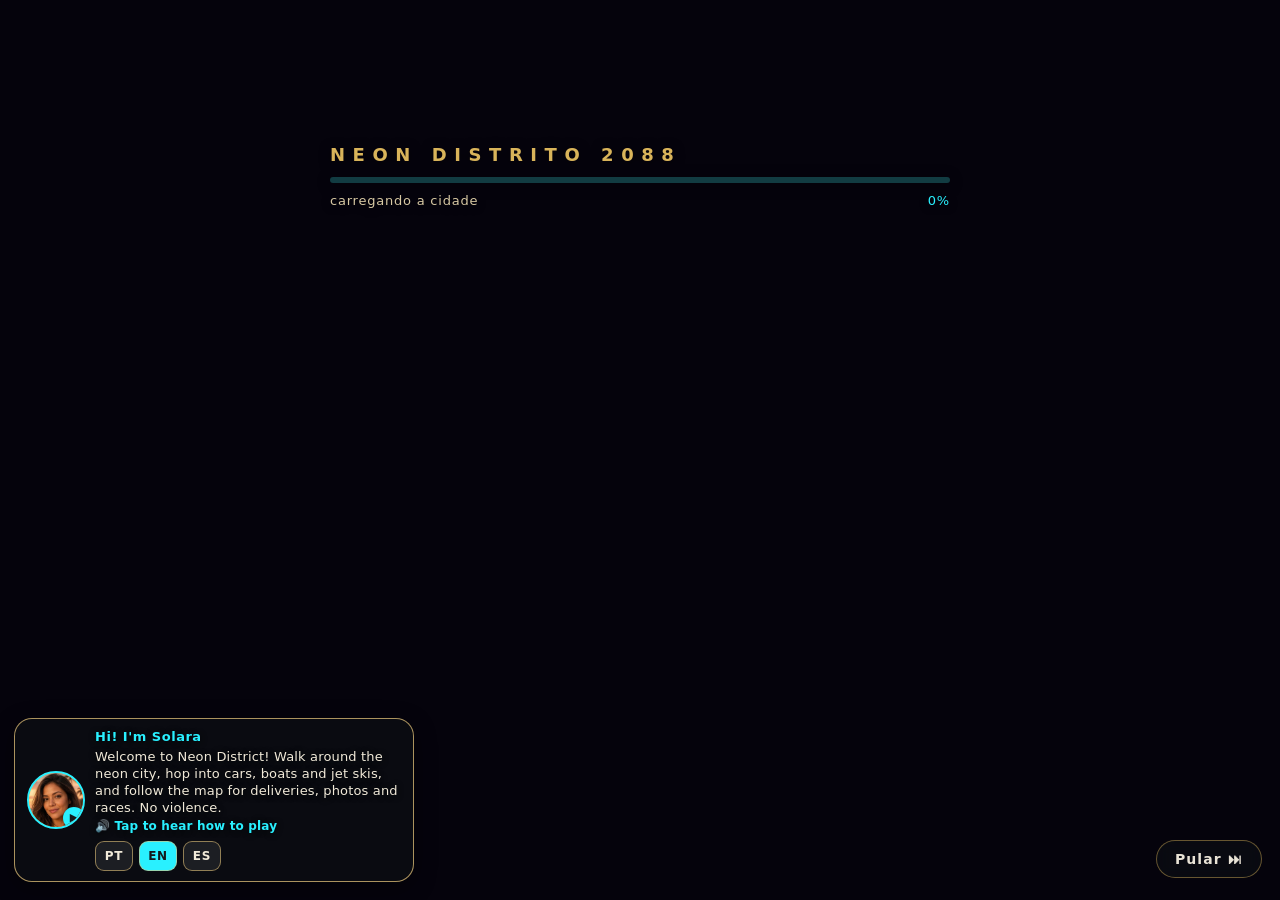
<file: index.html>
<!DOCTYPE html>
<html lang="pt-BR"><head><meta charset="utf-8">
<meta name="viewport" content="width=device-width, initial-scale=1, viewport-fit=cover, user-scalable=no">
<meta name="color-scheme" content="dark">
<title>Neon Distrito</title>
<meta name="description" content="Mundo aberto no navegador, sem violência: dirija, ande, faça entregas, táxi, corridas e fotos em Neon Distrito, uma megacidade neon em 2088.">
<meta name="theme-color" content="#0e1114"><meta name="apple-mobile-web-app-capable" content="yes"><meta name="mobile-web-app-capable" content="yes">
<link rel="manifest" href="manifest.json">
<link rel="icon" href="icon.svg" type="image/svg+xml"><link rel="icon" href="icon-192.png" sizes="192x192" type="image/png"><link rel="apple-touch-icon" href="apple-touch-icon.png">
<meta name="apple-mobile-web-app-title" content="Neon Distrito"><meta name="apple-mobile-web-app-status-bar-style" content="black-translucent">
<style>/* t428: abertura (crítico, antes do CSS principal) */
html,body{background:#0b0e11}
body{background:radial-gradient(120% 80% at 70% 30%,#1d2a33 0%,#0e1318 55%,#090b0e 100%)}
#c{opacity:0;transition:opacity 1.4s ease}
body.flyOn #c{opacity:1}
#loader{position:fixed;inset:0;z-index:12;pointer-events:none;font-family:system-ui,-apple-system,"Segoe UI",Roboto,Helvetica,Arial,sans-serif;color:#e9e3d6}
#loader .ldTop{position:absolute;left:50%;top:calc(env(safe-area-inset-top,0px) + 16vh);transform:translateX(-50%);width:min(78vw,620px);transition:opacity .6s ease,transform .6s ease}
#loader .ldTitle{font-weight:600;letter-spacing:.42em;font-size:clamp(13px,2.2vw,18px);color:#d9b45a;text-shadow:0 2px 12px rgba(0,0,0,.55)}
#loader .ldBar{position:relative;height:6px;margin:12px 0 10px;background:#123c42;border-radius:3px;overflow:hidden;box-shadow:0 2px 14px rgba(0,0,0,.4)}
#loader .ldBar i{position:absolute;inset:0;background:linear-gradient(90deg,#8a5cff,#29f0ff);transform-origin:0 50%;transform:scaleX(0)}
#loader .ldRow{display:flex;justify-content:space-between;font-size:13px;letter-spacing:.06em;color:#d8c9a4;text-shadow:0 1px 8px rgba(0,0,0,.6)}
#loader #ldPct{font-variant-numeric:tabular-nums;color:#29f0ff}
#ldSkip{position:absolute;right:calc(env(safe-area-inset-right,0px) + 18px);bottom:calc(env(safe-area-inset-bottom,0px) + 22px);pointer-events:auto;font:600 14px system-ui,sans-serif;letter-spacing:.08em;color:#e9e3d6;background:rgba(14,18,22,.55);border:1px solid rgba(217,180,90,.45);border-radius:999px;padding:10px 18px;backdrop-filter:blur(8px);-webkit-backdrop-filter:blur(8px)}
body.menuIn #loader .ldTop,body.menuIn #ldSkip{opacity:0;transform:translateX(-50%) translateY(-12px);pointer-events:none}
body.menuIn #ldSkip{transform:none}
body.ldDone.menuIn #loader{display:none}
/* t436: Solara apresenta o jogo na abertura (toque = ouvir; PT/EN/ES; áudio só baixa no toque) */
#ldSol{position:fixed;z-index:13;left:calc(env(safe-area-inset-left,0px) + 14px);bottom:calc(env(safe-area-inset-bottom,0px) + 18px);max-width:min(400px,calc(100vw - 150px));display:flex;gap:10px;align-items:center;padding:10px 12px;border-radius:18px;background:rgba(14,18,22,.58);border:1.5px solid rgba(226,193,120,.75);box-shadow:0 6px 22px rgba(0,0,0,.4);pointer-events:auto;cursor:pointer;transition:opacity .6s ease,transform .6s ease;animation:lsIn .7s ease both .4s;-webkit-tap-highlight-color:transparent}
@keyframes lsIn{from{opacity:0;transform:translateY(14px)}to{opacity:1;transform:none}}
#ldSol .lsAv{position:relative;flex:none;width:58px;height:58px;border-radius:50%;overflow:hidden;display:grid;place-items:center;font-size:30px;background:radial-gradient(circle at 35% 30%,#fff3b0,#ffb13b 55%,#ff5f8f);border:2px solid #29f0ff}
#ldSol .lsAv img,#solaraHi .shAv img{position:absolute;inset:0;width:100%;height:100%;object-fit:cover}
.avS{font:800 22px/1 system-ui,sans-serif;color:#fff;text-shadow:0 1px 3px rgba(0,0,0,.5)}
#ldSol .lsAv i{position:absolute;right:-2px;bottom:-2px;width:22px;height:22px;border-radius:50%;background:#29f0ff;color:#14181c;font:700 11px/22px system-ui;text-align:center;font-style:normal}
#ldSol.play .lsAv{box-shadow:0 0 0 3px rgba(226,193,120,.5);animation:lsPulse 1.2s ease-in-out infinite}
@keyframes lsPulse{50%{box-shadow:0 0 0 7px rgba(226,193,120,.15)}}
#ldSol .lsTx{display:flex;flex-direction:column;gap:3px;font-size:13px;line-height:1.3;color:#f1ead9;text-shadow:0 1px 6px rgba(0,0,0,.6)}
#ldSol .lsTx b{color:#29f0ff;font-size:13px;letter-spacing:.04em}
#ldSol .lsTx small{color:#29f0ff;font-size:12px;font-weight:600}
#ldSol .lsLang{display:flex;gap:6px;margin-top:3px}
#ldSol .lsLang button{min-width:38px;min-height:30px;padding:0 8px;border-radius:9px;border:1px solid rgba(226,193,120,.6);background:rgba(255,255,255,.08);color:#f1ead9;font:700 12px system-ui;letter-spacing:.06em}
#ldSol .lsLang button.on{background:#29f0ff;color:#14181c}
body.menuIn #ldSol{animation:none;z-index:60;left:auto;right:calc(env(safe-area-inset-right,0px) + 12px);top:calc(env(safe-area-inset-top,0px) + 12px);bottom:auto;padding:4px;border-radius:50%;max-width:none}
body.menuIn #ldSol .lsTx{display:none}
body.menuIn #ldSol .lsAv{width:50px;height:50px}
#ldSol.gone{opacity:0;pointer-events:none;transform:translateY(12px)}
</style>
<link rel="stylesheet" href="src/style.css">
<link rel="modulepreload" href="vendor/three/three.module.min.js">
<script type="importmap">{"imports":{"three":"./vendor/three/three.module.min.js","three/addons/":"./vendor/three/addons/"}}</script>
</head><body>
<canvas id="c"></canvas>
<div id="loader"><div class="ldTop"><div class="ldTitle">NEON DISTRITO 2088</div><div class="ldBar"><i id="ldFill"></i></div><div class="ldRow"><span id="ldStage">carregando a cidade</span><span id="ldPct">0%</span></div></div><button id="ldSkip" type="button">Pular ⏭</button></div><div id="ldSol" role="button" tabindex="0" aria-label="Ouvir a Solara"><div class="lsAv"><img src="assets/solara/solara.webp" alt="" onerror="this.remove()"><span class="avS">S</span><i>▶</i></div><div class="lsTx"><b id="lsHi">Oi! Eu sou a Solara</b><span id="lsMsg">Bem-vindo(a) ao Neon Distrito! Ande pela cidade de neon, entre nos carros, barcos e jet skis, e siga o mapa para entregas, fotos e corridas. Sem violência.</span><small id="lsTap">🔊 Toque para ouvir como jogar</small><div class="lsLang"><button type="button" data-l="pt">PT</button><button type="button" data-l="en">EN</button><button type="button" data-l="es">ES</button></div></div></div>
<div id="scanlines"></div><div id="hud" hidden>
  <div id="topR"><div id="clock">17:00 <span id="wx">☀️</span></div><div id="money">$0</div><div id="fol">♥ 0</div></div>
  <div id="mapw"><canvas id="mini" width="220" height="220"></canvas><div id="spd"></div></div>
  <div id="area"></div>
  <div id="mis" hidden><div id="misT"></div><div id="misD"></div><div id="misTime"></div></div>
  <div id="radio"></div>
  <div id="toast"></div>
  <div id="big"></div>
  <div id="note" hidden><b id="noteU"></b><span id="noteT"></span></div>
  <div id="say" hidden></div>
  <div id="talk" hidden><div id="tkName"></div><span id="tkStep"></span><div class="tkBtns"><button id="tkNext">💬 Mais</button><button id="tkYes" hidden>✅ Topo!</button><button id="tkBye">👋 Tchau</button></div></div>
  <div id="prompt" hidden></div>
  <div id="icons"><button id="bPhone" title="Celular (P)">📱</button><button id="bMap" title="Mapa (M)">🗺️</button><button id="bRadio" title="Rádio (R)">📻</button><button id="bCam" title="Câmera (C)">🎥</button><button id="bRec" title="Gravar vídeo (V)">🔴</button></div>
  <div id="quick"><button id="qMore" title="Mostrar/ocultar atalhos" aria-label="Atalhos">✕</button><button id="qRace" title="Corrida no Autódromo Íon">🏁</button><button id="qJet" title="Mochila a jato (J)">🎒</button><button id="qHeli" title="Chamar o helicóptero (G)">🚁</button><button id="qPlane" title="Hidroporto: avião anfíbio Baía Anfíbia A1 (Y)">✈️</button><button id="qCar" title="Chamar veículo (B)">🚘</button><button id="qHome" title="Ir para casa">🏠</button><button id="qPonte" title="Skyway Maré: drift sobre o mar com 5 pilotos (O)">🌉</button><button id="qFlash" title="Piscar o farol: desafiar rival da Liga das Torres (L)">💡</button></div>
  <div id="giftHud" hidden></div>
  <div id="stTip" hidden></div>
  <div id="boatTip" hidden></div><div id="boatHud" hidden></div><div id="megaCard" hidden></div>
  <div id="stHud" hidden></div>
  <div id="stArrow" hidden><b>▲</b><i></i></div>
  <div id="stRes" hidden><div class="stBox"><h3></h3><div class="stBody"></div><div class="stBtns"><button id="stApply" hidden>🎨 Aplicar pintura</button><button id="stClose">Continuar</button></div></div></div>
  <div id="recBar" hidden><i></i><b>REC</b><span id="recTime">0:00</span><button id="recStop" title="Parar gravação">■ Parar</button></div>
  <div id="raceHud" hidden></div>
  <div id="drift" hidden></div>
  <div id="serpHud" hidden></div><div id="ponteHud" hidden></div><button id="ponteQuit" hidden title="Sair da corrida da ponte">🏳️ Desistir</button><div id="turnCue" hidden></div><div id="bfPop"></div><div id="heliHud" hidden></div><div id="bfZone" hidden></div><div id="radioSub" hidden></div><div id="nitroW" hidden><div class="nSegs"><i><b></b></i><i><b></b></i><i><b></b></i><i><b></b></i><i><b></b></i><i><b></b></i><i><b></b></i><i><b></b></i></div><span id="nitroL">NITRO</span></div><div id="driftW" hidden><div id="driftBar"><b id="driftB"></b></div><span id="driftL">DRIFT</span></div>
  <div id="touch">
    <div id="stickZone"><div id="stick"><div id="knob"></div></div></div>
    <div id="btns">
      <button id="bAct" class="big">🚘<small>Chamar</small></button>
      <button id="bJump">⤒<small>Pular</small></button>
      <button id="bPhoto">📷<small>Foto</small></button>
      <button id="bHorn" hidden>📯<small>Buzina</small></button>
      <button id="bStart" hidden>▶<small>Iniciar</small></button>
      <button id="bNitro" hidden>🔥<small>Nitro</small></button>
      <button id="bNeutral" hidden title="Neutro / ponto morto (Z)">N<small>Neutro</small></button>
      <button id="bDown" hidden>⤓<small>Descer</small></button>
      <button id="bPow" hidden>⚡<small>Poder</small></button>
      <button id="bReset" hidden>↺<small>Pista</small></button>
    </div>
  </div>
  <div id="fps"></div>
</div>
<div id="bigmap" hidden><canvas id="bm"></canvas><div id="bmLeg">🏁 corrida · 📦 entrega · 📸 fotos · 🚕 táxi · 🐚 conchas · MEGA garagem · toque = destino</div><div id="bmBtns"><button data-z="1" aria-label="Aproximar">＋</button><button data-z="-1" aria-label="Afastar">－</button><button data-z="0" aria-label="Onde estou">📍</button></div><button class="x" id="bmX">✕</button></div>
<div id="phone" hidden><div class="ph"><div class="phTop"><span id="phClock"></span><span>Nexo 8G ▂▄▆</span></div><div id="phBody"></div><button id="phBack">⟵ Voltar</button><button id="phClose">Fechar e voltar ao jogo</button></div></div>
<div id="photo" hidden><div class="pol"><img id="phImg" alt="Sua foto"><div class="cap"><b id="phCap"></b><span id="phLikes">♥ 0</span></div></div><div class="pbtns"><a id="phSave" download="lumen-bay.jpg">💾 Salvar foto</a><button id="phOk">Continuar</button></div></div>
<div id="recPanel" hidden><div class="rpBox">
  <div class="rpHead"><b>🎬 Sua gravação</b><span id="rpInfo"></span><button class="x" id="rpClose" title="Voltar ao jogo">✕</button></div>
  <video id="rpVideo" controls playsinline webkit-playsinline preload="metadata"></video>
  <div class="rpBtns">
    <button id="rpSave">💾 Salvar vídeo</button>
    <button id="rpShare">📤 Compartilhar</button>
    <button id="rpLink">🔗 Mandar link</button>
    <button id="rpWa">💬 WhatsApp</button>
    <button id="rpDiscard" class="ghost">🗑️ Descartar</button>
  </div>
  <div id="rpMsg"></div>
</div></div>
<div id="garage" hidden>
  <div class="gTop"><b>🔧 Oficina Neon</b><span id="gCar"></span></div>
  <div class="gPanel" id="gPanel"></div>
</div>
<div id="raceSel" hidden>
  <div class="gTop"><b>🏁 Autódromo Íon</b><span>escolha seu carro de corrida</span></div>
  <div class="gPanel rsPanel" id="rsBody"></div>
</div>
<div id="raceEnd" hidden><div class="rpBox reBox"><div class="rpHead"><b>🏁 Chegada</b><span></span></div><div id="reBody"></div></div></div>
<div id="raceQuit" hidden><div class="rpBox rqBox"><b id="rqTxt">Abandonar a corrida?</b><div class="gAct"><button id="rqNo">Continuar</button><button id="rqMenu">🚗 Trocar carro</button><button id="rqYes" class="go">🏙️ Sair</button></div></div></div>
<div id="homeSel" hidden>
  <div class="gTop"><b>🏠 Loft Prisma</b><span>seu loft no alto da torre</span></div>
  <div class="gPanel" id="hsBody"></div>
</div>
<div id="homeIntro" hidden><div class="hiBar"><div id="hiTxt"></div><button id="hiSkip">Pular ⏭</button></div></div>
<div id="installSheet" hidden><div class="isBox"><button class="x" id="isX">✕</button><div id="isBody"></div></div></div>
<div id="start">
  <div id="verPanel" hidden></div>
  <div class="logo"><div class="t1">NEON DISTRITO</div><div class="t2">2088</div><div class="t3">megacidade · noite · chuva · sem violência</div></div>
  <div class="menu">
    <div class="avPick" id="avPick" role="radiogroup" aria-label="Escolha seu avatar"></div>
    <button id="play" disabled>Carregando · 0%</button>
    <button id="raceBtn" class="install race" disabled>Modo Corrida</button>
    <button id="verBtn" class="install ver" aria-expanded="false" aria-controls="verPanel">Versões do jogo</button>
    <button id="installBtn" class="install">Instalar app</button>
    <label>Gráficos <select id="qsel"><option value="auto">Automático</option><option value="low">Leve (celular)</option><option value="medium">Médio</option><option value="high">Alto</option></select></label>
    <button id="ctlBtn" class="install ctl" type="button" aria-expanded="false" aria-controls="ctlHelp">Controles</button>
    <div class="help" id="ctlHelp" hidden><b>Computador:</b> WASD/setas andar e dirigir · mouse gira a câmera (clique para travar) · Shift correr · Espaço pular/freio de mão · E entrar/sair/conversar · Enter iniciar missão · F foto · H buzina · R rádio · M mapa · P celular · C câmera · V gravar vídeo · Shift/N nitro (carro tunado) · corrida: S ou Espaço numa curva rápida = drift, T volta para a pista · helicóptero: Espaço sobe, Shift desce · X poder do herói (voar/levitar: Espaço sobe, Ctrl/Q desce)<br><b>Celular:</b> a pé, joystick à esquerda · no carro, o modo de Controles (Tocar / Inclinar / Volante) · deslize para cima = nitro, para baixo = drift · VEL, Freio e Ré nos polegares · 🚘 um toque chama o veículo, dois toques entra · rachas aceitos até 50 m</div>
    <div class="small" id="devInfo"></div>
    <div class="small">Cidade fictícia num futuro próximo. Músicas, carros e cenário são originais, gerados no seu navegador.</div>
  </div>
</div>
<noscript><p style="color:#fff;padding:20px">Ative o JavaScript para jogar.</p></noscript>
<script src="src/ldsolara.js" defer></script>
<script type="module" src="src/flyover.js"></script>
  <div id="ponteEnd" hidden><div class="gCard"><div id="peBody"></div><div class="gBtns"><button id="peMore">🔁 Mais voltas</button><button id="peExit">⬇️ Sair pela saída</button></div></div></div>
  <div id="giftScreen" hidden><div class="gCard"><div class="gIco">🎁🏎️</div><h2>PRESENTES DA PONTE!</h2><p>Você completou uma volta inteira. A garagem de prêmios da sua casa abriu: 3 carros tunados são seus!</p><div id="giftInfo"></div><div class="gBtns"><button id="giftLater">Continuar</button><button id="giftDrive">🚗 Dirigir agora</button></div></div></div>
</body></html>
</file>
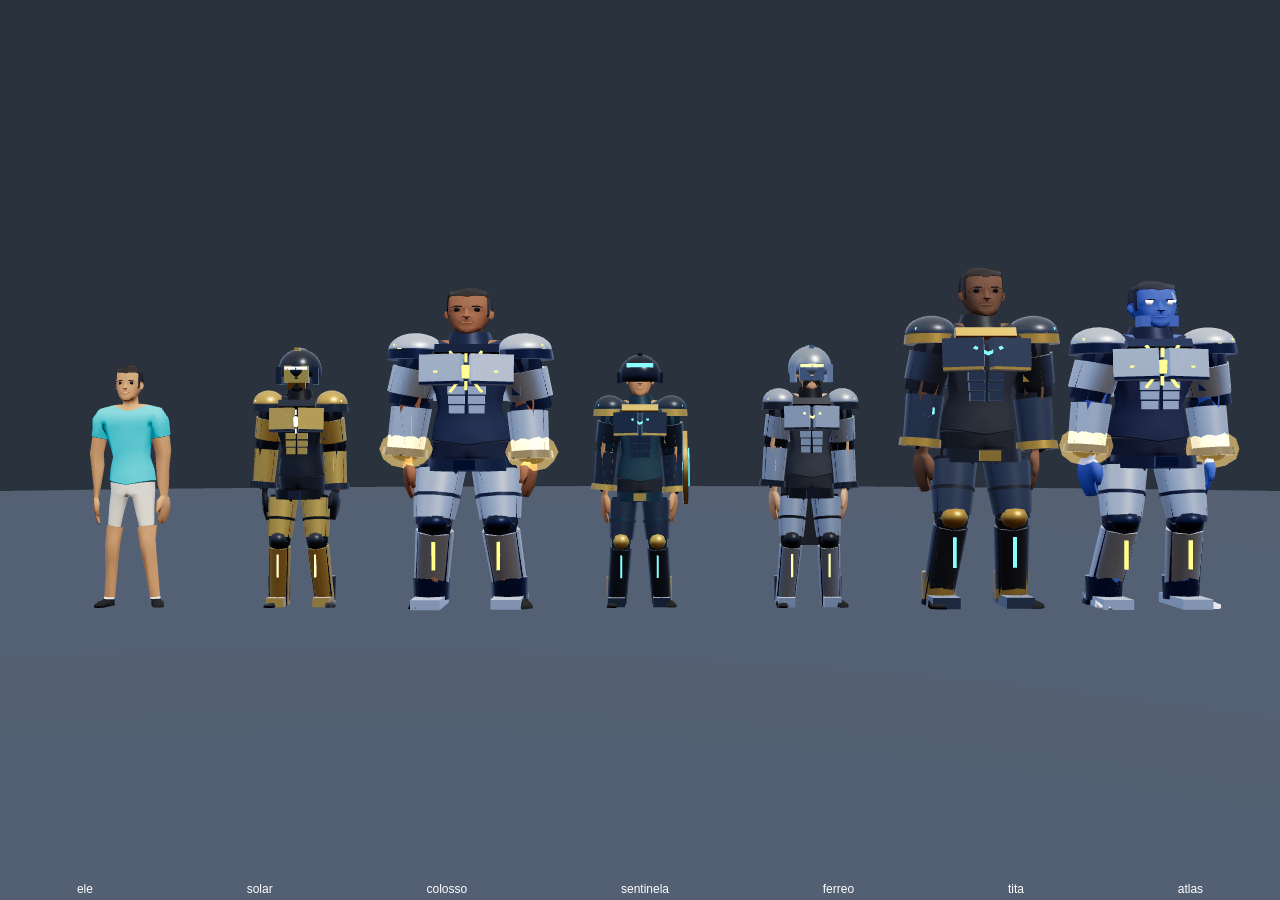
<file: test/vitrine.html>
<!doctype html><html><head><meta charset="utf-8"><title>vitrine de avatares (teste)</title>
<style>html,body{margin:0;background:#1d232b;overflow:hidden}canvas{display:block}#lb{position:fixed;left:0;right:0;bottom:4px;display:flex;justify-content:space-around;color:#fff;font:12px sans-serif}</style>
<script type="importmap">{"imports":{"three":"../vendor/three/three.module.min.js","three/addons/":"../vendor/three/addons/"}}</script></head><body><div id="lb"></div>
<script type="module">
// t467: vitrine para prints de antes/depois (não faz parte do jogo). ?ids=ele,solar&mode=suit|civil&low=1&side=1
import * as THREE from 'three';
import { makeModel } from '../src/avatar.js';
const P = new URLSearchParams(location.search); const ids = (P.get('ids') || 'ele,solar,colosso,sentinela,ferreo,tita,atlas').split(','); const mode = P.get('mode') || 'suit';
const R = new THREE.WebGLRenderer({ antialias: true }); R.setSize(innerWidth, innerHeight); R.outputColorSpace = THREE.SRGBColorSpace; R.toneMapping = THREE.ACESFilmicToneMapping; document.body.appendChild(R.domElement);
const S = new THREE.Scene(); S.background = new THREE.Color(0x2a323d); { const E = new THREE.Scene(); const sk = new THREE.Mesh(new THREE.SphereGeometry(20, 24, 12), new THREE.MeshBasicMaterial({ side: THREE.BackSide, vertexColors: true })); const pc = sk.geometry.attributes.position; const col = []; for (let i = 0; i < pc.count; i++) { const y = pc.getY(i) / 20; const c = y > 0 ? new THREE.Color(0x9fc4ff).lerp(new THREE.Color(0xffffff), y) : new THREE.Color(0x5a4a38); col.push(c.r, c.g, c.b); } sk.geometry.setAttribute('color', new THREE.Float32BufferAttribute(col, 3)); E.add(sk);
  for (const [x, y, z] of [[8, 10, 6], [-9, 6, 4], [0, 4, -10]]) { const l = new THREE.Mesh(new THREE.PlaneGeometry(6, 4), new THREE.MeshBasicMaterial({ color: 0xffffff, side: THREE.DoubleSide })); l.position.set(x, y, z); l.lookAt(0, 0, 0); E.add(l); }
  S.environment = new THREE.PMREMGenerator(R).fromScene(E, 0.02).texture; }
S.add(new THREE.HemisphereLight(0xdfeaff, 0x3a3020, 0.8)); const sun = new THREE.DirectionalLight(0xfff2dd, 2.2); sun.position.set(3, 6, 5); S.add(sun);
const floor = new THREE.Mesh(new THREE.CircleGeometry(30, 32), new THREE.MeshStandardMaterial({ color: 0x3b4450, roughness: 0.9 })); floor.rotation.x = -Math.PI / 2; S.add(floor);
const gap = 1.25; const x0 = -(ids.length - 1) * gap / 2; const out = [];
for (let i = 0; i < ids.length; i++) {
  if (P.get('low')) { const h = await import('../src/heroes.js'); h.ARMOR.low = true; }
  const look = mode === 'civil' ? { mode: 'civil', eq: {} } : mode === 'classico' ? { mode: 'suit', suit: 'classico' } : mode === 'traje' ? { mode: 'suit', suit: P.get('suit') || 'nano-solara' } : null;
  try { const r = await makeModel(ids[i], null, null, mode === 'nano', look); r.model.position.x = x0 + i * gap; if (P.get('side')) r.model.rotation.y = Math.PI / 2.6; S.add(r.model);
    const a = r.acts.Idle; if (a) { a.play(); r.mixer.update(0.6); } out.push(r); } catch (e) { console.error(ids[i], e.message); }
  document.getElementById('lb').insertAdjacentHTML('beforeend', `<span>${ids[i]}</span>`);
}
const maxH = 2.5; const cam = new THREE.PerspectiveCamera(30, innerWidth / innerHeight, 0.1, 100);
const span = ids.length * gap; const d = Math.max(maxH / (2 * Math.tan(15 * Math.PI / 180)), span / 2 / (Math.tan(15 * Math.PI / 180) * cam.aspect)) * 1.08;
cam.position.set(0, 1.25, d); cam.lookAt(0, 1.15, 0);
R.render(S, cam); let calls = R.info.render.calls, tris = R.info.render.triangles;
window.VITRINE = { ok: out.length === ids.length, calls, tris, mats: (() => { const s = new Set(); S.traverse(o => { if (o.material) [].concat(o.material).forEach(m => s.add(m.uuid)); }); return s.size; })() };
</script></body></html>
</file>
<file: src/style.css>
:root{--pink:#ff2bd6;--cyan:#29f0ff;--ink:#05030c;--glass:rgba(6,10,22,.72);--amber:#ffb000;--sat:env(safe-area-inset-top,0px);--sar:env(safe-area-inset-right,0px);--sab:env(safe-area-inset-bottom,0px);--sal:env(safe-area-inset-left,0px)}
*{box-sizing:border-box}
html,body{margin:0;height:100%;overflow:hidden;background:#05030c;color:#e8f6ff;font-family:"Inter","Segoe UI",system-ui,-apple-system,Roboto,sans-serif;letter-spacing:.01em;touch-action:none;user-select:none;-webkit-user-select:none;-webkit-tap-highlight-color:transparent}
#c{position:fixed;inset:0;width:100%;height:100%;display:block}
button{font:inherit;color:inherit;cursor:pointer}
#hud{position:fixed;inset:0;pointer-events:none}
#hud button{pointer-events:auto}
#topR{position:absolute;top:calc(var(--sat) + 12px);right:calc(var(--sar) + 14px);text-align:right;text-shadow:0 2px 6px #000c;font-weight:800}
#clock{font-size:15px;opacity:.95}
#money{font-size:28px;color:#8dff9e;letter-spacing:.5px;font-variant-numeric:tabular-nums}
#fol{font-size:15px;color:#ffb3e1}
#mapw{position:absolute;left:calc(var(--sal) + 18px);bottom:calc(var(--sab) + 18px);width:220px;height:220px}
#mini{width:100%;height:100%;border-radius:22px;border:3px solid rgba(255,255,255,.85);box-shadow:0 6px 24px #0008,0 0 0 1px #0006;background:#1b4f78}
#spd{position:absolute;left:100%;bottom:6px;margin-left:12px;font-weight:900;font-size:34px;font-style:italic;text-shadow:0 2px 8px #000c;white-space:nowrap}
#spd small{font-size:14px;opacity:.8;margin-left:3px}
#area{position:absolute;right:calc(var(--sar) + 18px);bottom:calc(var(--sab) + 24px);text-align:right;font-weight:900;font-style:italic;font-size:26px;text-shadow:0 2px 10px #000;opacity:0;transition:opacity .6s}
#area small{display:block;font-size:14px;font-style:normal;font-weight:600;opacity:.85}
#area.on{opacity:1}
#mis{position:absolute;top:calc(var(--sat) + 12px);left:50%;transform:translateX(-50%);background:var(--glass);backdrop-filter:blur(8px);-webkit-backdrop-filter:blur(8px);border-radius:16px;padding:10px 16px;min-width:260px;max-width:min(560px,70vw);text-align:center;border:1px solid rgba(255,255,255,.15)}
#misT{font-weight:900;font-size:15px;background:linear-gradient(90deg,var(--pink),var(--cyan));-webkit-background-clip:text;background-clip:text;color:transparent}
#misD{font-size:14px;margin-top:3px}
#misTime{font-size:20px;font-weight:900;font-variant-numeric:tabular-nums;margin-top:2px}
#misTime.low{color:#ff6b6b}
#radio{position:absolute;top:calc(var(--sat) + 92px);left:50%;transform:translateX(-50%);font-weight:900;font-style:italic;font-size:22px;text-shadow:0 0 12px var(--pink),0 2px 6px #000;opacity:0;transition:opacity .5s;white-space:nowrap}
#radio small{display:block;text-align:center;font-size:12px;font-style:normal;opacity:.8}
#radio.on{opacity:1}
#toast{position:absolute;left:50%;top:32%;transform:translateX(-50%);display:flex;flex-direction:column;gap:8px;align-items:center;width:min(92vw,460px)}
#toast div{background:var(--glass);backdrop-filter:blur(8px);-webkit-backdrop-filter:blur(8px);padding:10px 16px;border-radius:14px;font-size:15px;text-align:center;border:1px solid rgba(255,255,255,.14);animation:tin .3s ease-out}
@keyframes tin{from{opacity:0;transform:translateY(8px)}}
#big{position:absolute;left:0;right:0;top:18%;text-align:center;font-size:clamp(34px,8vw,72px);font-weight:900;font-style:italic;letter-spacing:1px;opacity:0;transition:opacity .4s;background:linear-gradient(180deg,#fff 20%,#ffd1f0 60%,var(--pink));-webkit-background-clip:text;background-clip:text;color:transparent;filter:drop-shadow(0 3px 10px #000a)}
#big.on{opacity:1}
#note{position:absolute;top:calc(var(--sat) + 12px);left:calc(var(--sal) + 14px);width:min(300px,62vw);background:rgba(255,255,255,.92);color:#1a1030;border-radius:16px;padding:10px 12px;font-size:13px;box-shadow:0 8px 24px #0007;animation:tin .3s}
#note b{display:block;color:#c2187a;font-size:12px}
#say{position:absolute;transform:translate(-50%,-100%);background:#fff;color:#222;padding:6px 10px;border-radius:12px;font-size:13px;font-weight:600;white-space:nowrap;box-shadow:0 4px 12px #0006}
#say:after{content:"";position:absolute;left:50%;bottom:-6px;margin-left:-6px;border:6px solid transparent;border-top-color:#fff;border-bottom:0}
#say.top{transform:translateX(-50%);top:calc(var(--sat) + 150px)!important;left:50%!important;white-space:normal;max-width:80vw;text-align:center}
#say.top:after{display:none}
#prompt{position:absolute;left:50%;bottom:calc(var(--sab) + 30px);transform:translateX(-50%);background:var(--glass);padding:9px 16px;border-radius:12px;font-size:15px;border:1px solid rgba(255,255,255,.2);white-space:nowrap}
#prompt kbd{background:#fff;color:#111;border-radius:6px;padding:1px 7px;font-weight:800;font-family:inherit;margin-right:4px}
#icons{position:absolute;top:calc(var(--sat) + 100px);right:calc(var(--sar) + 12px);display:flex;flex-direction:column;gap:8px}
#icons button{width:44px;height:44px;border-radius:14px;border:1px solid rgba(255,255,255,.3);background:var(--glass);font-size:20px;padding:0}
#touch{display:none}
#fps{position:absolute;left:calc(var(--sal) + 6px);top:calc(var(--sat) + 4px);font-size:10px;opacity:.5}
body.touch #touch{display:block}
body.touch #prompt kbd{display:none}
#stickZone{position:absolute;left:0;bottom:0;width:50%;height:55%;pointer-events:auto}
#stick{position:absolute;width:130px;height:130px;margin:-65px 0 0 -65px;border-radius:50%;background:rgba(255,255,255,.12);border:2px solid rgba(255,255,255,.45);left:110px;top:calc(100% - 120px - var(--sab));opacity:.75}
#knob{position:absolute;left:50%;top:50%;width:56px;height:56px;margin:-28px 0 0 -28px;border-radius:50%;background:rgba(255,255,255,.75);box-shadow:0 2px 8px #0006}
#btns{position:absolute;right:calc(var(--sar) + 14px);bottom:calc(var(--sab) + 18px);display:grid;grid-template-columns:repeat(2,64px);gap:10px;justify-items:center;align-items:end;direction:rtl}
#btns button{width:64px;height:64px;border-radius:50%;border:2px solid rgba(255,255,255,.55);background:var(--glass);font-size:22px;line-height:1;display:flex;flex-direction:column;align-items:center;justify-content:center;padding:0;direction:ltr}
#btns button small{font-size:9px;font-weight:700;margin-top:2px;opacity:.9}
#btns button.big{width:76px;height:76px;font-size:26px;border-color:var(--cyan);box-shadow:0 0 14px rgba(41,240,255,.45)}
#btns button:active,#btns button.on{background:rgba(255,79,184,.55)}
#btns button[hidden]{display:none}
#bStart{border-color:#ffd23f!important;box-shadow:0 0 14px rgba(255,210,63,.6)}
/* celular */
body.touch #mapw{left:calc(var(--sal) + 10px);top:calc(var(--sat) + 10px);bottom:auto;width:128px;height:128px}
body.touch #spd{left:0;top:100%;bottom:auto;margin:6px 0 0 4px;font-size:24px}
body.touch #area{bottom:auto;top:calc(var(--sat) + 140px);font-size:18px}
body.touch #area small{font-size:12px}
body.touch #icons{top:calc(var(--sat) + 92px);flex-direction:row;gap:6px}
body.touch #icons button{width:40px;height:40px;font-size:18px;border-radius:12px}
body.touch #note{top:calc(var(--sat) + 262px)}
body.touch #mis{top:calc(var(--sat) + 172px);min-width:0;width:min(94vw,420px);padding:8px 12px}
body.touch #misD{font-size:13px}
body.touch #toast{top:40%}
body.touch #radio{top:auto;bottom:calc(var(--sab,0px) + 250px);font-size:20px}
body.touch.land #radio{bottom:auto;top:calc(var(--sat) + 10px)}
body.touch #prompt{bottom:auto;top:58%;white-space:normal;width:max-content;max-width:86vw;text-align:center}
body.touch #money{font-size:22px}
body.touch.land #mapw{width:110px;height:110px}
body.touch.land #mis{top:calc(var(--sat) + 8px);width:min(46vw,420px)}
body.touch.land #icons{top:calc(var(--sat) + 86px)}
body.touch.land #area{top:auto;bottom:calc(var(--sab) + 10px);right:50%;transform:translateX(50%);text-align:center}
body.touch.land #stick{left:120px}
/* mapa grande */
#bigmap{position:fixed;inset:0;background:rgba(6,4,16,.92);display:flex;align-items:center;justify-content:center;z-index:5}
#bigmap[hidden],#phone[hidden],#photo[hidden],#start[hidden]{display:none}
#bm{max-width:96vw;max-height:84vh;border-radius:18px;border:2px solid rgba(255,255,255,.4);touch-action:none}
#bmLeg{position:absolute;bottom:calc(var(--sab) + 12px);left:0;right:0;text-align:center;font-size:13px;opacity:.85;padding:0 10px}
.x{position:absolute;top:calc(var(--sat) + 14px);right:calc(var(--sar) + 14px);width:46px;height:46px;border-radius:50%;border:0;background:#fff;color:#111;font-size:20px;font-weight:900}
/* celular (menu) */
#phone{position:fixed;inset:0;background:rgba(0,0,0,.45);display:flex;align-items:center;justify-content:center;z-index:6}
.ph{width:min(360px,92vw);height:min(700px,88vh);background:linear-gradient(160deg,#2a1050,#0d1a3a 60%,#063848);border-radius:38px;border:3px solid #ddd;box-shadow:0 20px 60px #000a;padding:14px 16px;display:flex;flex-direction:column;overflow:hidden}
.phTop{display:flex;justify-content:space-between;font-size:12px;font-weight:700;opacity:.9;padding:2px 10px 10px}
#phBody{flex:1;overflow:auto;touch-action:pan-y}
.apps{display:grid;grid-template-columns:repeat(3,1fr);gap:16px 8px;padding:8px}
.app{display:flex;flex-direction:column;align-items:center;gap:6px;background:none;border:0;font-size:12px}
.app i{font-style:normal;width:62px;height:62px;border-radius:18px;display:flex;align-items:center;justify-content:center;font-size:30px;box-shadow:0 4px 12px #0006}
.list{display:flex;flex-direction:column;gap:8px}
.list button,.row{display:flex;justify-content:space-between;align-items:center;gap:8px;text-align:left;background:rgba(255,255,255,.1);border:1px solid rgba(255,255,255,.12);border-radius:14px;padding:11px 12px;font-size:14px}
.list button.sel{background:rgba(255,79,184,.45);border-color:var(--pink)}
.ph h3{margin:6px 0 12px;font-size:20px}
.post{background:rgba(255,255,255,.95);color:#222;border-radius:14px;padding:10px 12px;margin-bottom:10px;font-size:13px}
.post b{color:#c2187a}
.post small{display:block;color:#777;margin-top:4px}
#phBack,#phClose{margin-top:8px;border:0;border-radius:14px;padding:12px;font-weight:800}
#phBack{background:rgba(255,255,255,.15)}
#phClose{background:linear-gradient(90deg,var(--pink),#ff8a3c)}
/* foto */
#photo{position:fixed;inset:0;background:rgba(0,0,0,.6);display:flex;flex-direction:column;align-items:center;justify-content:center;gap:14px;z-index:7}
.pol{background:#fff;padding:12px 12px 14px;border-radius:6px;transform:rotate(-2deg);box-shadow:0 20px 50px #000b;width:min(520px,86vw);animation:pop .35s ease-out}
@keyframes pop{from{transform:scale(1.3) rotate(4deg);opacity:0}}
.pol img{width:100%;display:block;border-radius:2px;background:#ddd}
.cap{display:flex;justify-content:space-between;color:#222;margin-top:10px;font-size:15px}
#phLikes{color:#e0245e;font-weight:800}
.pbtns{display:flex;gap:10px}
.pbtns a,.pbtns button{background:#fff;color:#111;border:0;border-radius:12px;padding:11px 16px;font-weight:800;text-decoration:none;font-size:15px}
.pbtns button{background:linear-gradient(90deg,var(--pink),#ff8a3c);color:#fff}
/* tela inicial */
#start{position:fixed;inset:0;z-index:10;display:flex;flex-direction:column;align-items:center;justify-content:center;gap:22px;padding:20px;overflow:hidden;background:linear-gradient(180deg,#1a0838 0%,#5b1a6e 38%,#ff5f7e 62%,#ffb36b 74%,#1a0f2e 74.2%,#0c0618 100%)}
#start .sun{position:absolute;left:50%;top:58%;width:min(60vw,420px);aspect-ratio:1;transform:translate(-50%,-50%);border-radius:50%;background:repeating-linear-gradient(180deg,#ffe36b 0 14px,#ff7ab0 14px 22px);opacity:.85;mask:linear-gradient(#000 60%,transparent 90%);-webkit-mask:linear-gradient(#000 60%,transparent 90%)}
#start .grid{position:absolute;left:-50%;right:-50%;bottom:0;height:26%;background:repeating-linear-gradient(90deg,rgba(41,240,255,.45) 0 2px,transparent 2px 60px),repeating-linear-gradient(0deg,rgba(255,79,184,.45) 0 2px,transparent 2px 28px);transform:perspective(300px) rotateX(60deg);transform-origin:bottom}
.logo{position:relative;text-align:center;filter:drop-shadow(0 6px 18px #000a)}
.t1{font-weight:900;font-style:italic;font-size:clamp(34px,9vw,84px);letter-spacing:1px;line-height:.95;background:linear-gradient(180deg,#fff 30%,#ffd6ef 55%,#ff4fb8 80%);-webkit-background-clip:text;background-clip:text;color:transparent}
.t2{font-family:"Brush Script MT","Segoe Script",cursive;font-size:clamp(34px,8vw,70px);color:var(--cyan);text-shadow:0 0 18px var(--cyan),0 0 4px #fff;margin-top:-6px;transform:rotate(-4deg)}
.t3{font-weight:700;letter-spacing:3px;font-size:12px;text-transform:uppercase;margin-top:8px;opacity:.9}
.menu{position:relative;display:flex;flex-direction:column;align-items:center;gap:12px;max-width:640px;text-align:center}
#play{font-size:22px;font-weight:900;padding:16px 46px;border-radius:999px;border:0;background:linear-gradient(90deg,var(--pink),#ff8a3c);box-shadow:0 8px 30px rgba(255,79,184,.5);letter-spacing:1px}
#play:disabled{opacity:.7}
.menu label{font-size:14px;font-weight:700}
.menu select{font:inherit;padding:6px 10px;border-radius:10px;border:0;margin-left:6px}
.help{font-size:12px;line-height:1.5;background:rgba(0,0,0,.45);padding:10px 14px;border-radius:14px}
.small{font-size:11px;opacity:.75}
body.touch .help b:first-child, body.touch .help b:first-child + *{display:none}
/* gravação */
#bRec{font-size:18px!important}
body.recording #bRec{background:rgba(255,40,60,.75)!important;color:#fff;animation:recp 1s infinite}
@keyframes recp{50%{box-shadow:0 0 0 6px rgba(255,40,60,.35)}}
#recBar{position:absolute;top:calc(var(--sat) + 12px);left:50%;transform:translateX(-50%);display:flex;align-items:center;gap:8px;background:rgba(20,0,6,.75);border:1px solid rgba(255,60,80,.7);border-radius:999px;padding:5px 6px 5px 12px;font-weight:800;font-size:14px;z-index:3;pointer-events:auto;font-variant-numeric:tabular-nums}
#recBar[hidden]{display:none}
#recBar i{width:11px;height:11px;border-radius:50%;background:#ff2d45;animation:blink 1s infinite}
@keyframes blink{50%{opacity:.25}}
#recBar b{color:#ff6b7c}
#recStop{border:0;border-radius:999px;background:#fff;color:#c4001d;font-weight:900;padding:6px 12px;font-size:13px}
body.touch #recBar{top:calc(var(--sat) + 92px);left:auto;right:calc(var(--sar) + 12px);transform:none}
body.touch #recBar{font-size:12px;gap:6px;padding:4px 5px 4px 10px}body.touch #recStop{padding:6px 10px;font-size:12px}
body.touch:not(.land) #recBar{left:calc(var(--sal) + 146px);justify-content:flex-end;white-space:nowrap}
body.touch.recording #icons{visibility:hidden}
#recBar.ending{border-color:#ffd23f;box-shadow:0 0 16px rgba(255,210,63,.6)}#recBar.ending #recTime{color:#ffd23f}
body.touch.recording #area{opacity:0}
#recPanel{position:fixed;inset:0;z-index:8;background:rgba(6,3,14,.82);display:flex;align-items:center;justify-content:center;padding:12px}
#recPanel[hidden],#garage[hidden],#installSheet[hidden]{display:none}
.rpBox{width:min(640px,96vw);max-height:96vh;overflow:auto;background:linear-gradient(180deg,#25123f,#140a26);border:1px solid rgba(255,255,255,.18);border-radius:22px;padding:14px;box-shadow:0 20px 60px #000c;animation:pop .3s ease-out;touch-action:pan-y}
.rpHead{display:flex;align-items:center;gap:10px;margin-bottom:10px}
.rpHead b{font-size:18px}
.rpHead span{flex:1;font-size:12px;opacity:.75}
.x{border:0;background:rgba(255,255,255,.15);color:#fff;width:36px;height:36px;border-radius:50%;font-size:16px}
#rpVideo{width:100%;max-height:52vh;border-radius:14px;background:#000;display:block}
.rpBtns{display:grid;grid-template-columns:repeat(2,1fr);gap:8px;margin-top:12px}
.rpBtns button{border:0;border-radius:14px;padding:13px 10px;font-weight:800;font-size:15px;background:#fff;color:#1a1030}
#rpSave{background:linear-gradient(90deg,var(--pink),#ff8a3c)!important;color:#fff!important}
#rpShare{background:linear-gradient(90deg,#7d4dff,var(--cyan))!important;color:#fff!important}
#rpWa{background:#25d366!important;color:#06240f!important}
.rpBtns .ghost{background:rgba(255,255,255,.12)!important;color:#fff!important;grid-column:1/-1}
#rpMsg{margin-top:10px;font-size:14px;text-align:center;min-height:18px;line-height:1.35}
/* nitro */
#nitroW{position:absolute;left:calc(var(--sal) + 250px);bottom:calc(var(--sab) + 64px);width:150px;height:30px;border-radius:8px;background:rgba(0,0,0,.0);border:0 solid rgba(255,255,255,.4);overflow:hidden}
#nitroW[hidden]{display:none}
#nitroW .nSegs{display:flex;gap:3px;height:12px}
#nitroW .nSegs i{flex:1;border-radius:3px;background:rgba(0,0,0,.5);border:1px solid rgba(255,255,255,.35);overflow:hidden}
#nitroW .nSegs b{display:block;height:100%;width:100%;transform-origin:left;transform:scaleX(0);background:linear-gradient(90deg,#29f0ff,#7d4dff)}
#nitroW .nSegs i:nth-child(4) b{background:linear-gradient(90deg,#7d4dff,#ff4fb8)}#nitroW .nSegs i:nth-child(5) b{background:linear-gradient(90deg,#ff4fb8,#ffd23f)}
#nitroW .nSegs i.hot{box-shadow:0 0 10px #29f0ff;border-color:#fff}
#nitroW span{display:block;margin-top:3px;font-size:10px;font-weight:900;letter-spacing:2px;text-align:center;text-shadow:0 1px 3px #000}
#nitroW.on span{color:#7dfcff}
body.touch #nitroW{left:auto;right:calc(var(--sar) + 14px);bottom:calc(var(--sab) + 262px);width:138px}
body.touch.land #nitroW{right:calc(var(--sar) + 172px);bottom:calc(var(--sab) + 22px);width:126px}
#bNitro{border-color:#29f0ff!important;box-shadow:0 0 14px rgba(41,240,255,.55)}
/* instalar */
.install{font-weight:800;font-size:15px;padding:10px 22px;border-radius:999px;border:2px solid rgba(255,255,255,.8);background:rgba(10,4,24,.55);color:#fff}
.install[hidden]{display:none}
#installSheet{position:fixed;inset:0;z-index:12;background:rgba(0,0,0,.6);display:flex;align-items:flex-end;justify-content:center}
.isBox{position:relative;width:min(520px,100vw);background:#fff;color:#1a1030;border-radius:22px 22px 0 0;padding:22px 20px calc(var(--sab) + 22px);animation:tin .3s}
.isBox .x{position:absolute;right:12px;top:12px;background:#eee;color:#333}
.isBox h3{margin:0 0 10px}
.isBox ol{padding-left:22px;margin:8px 0;line-height:1.6}
.isBox .ic{display:inline-block;background:#eef;border-radius:6px;padding:0 6px}
.isBox img{width:64px;height:64px;border-radius:14px;float:right;margin-left:10px}
/* oficina */
#garage{position:fixed;inset:0;z-index:6;pointer-events:none;display:flex;flex-direction:column;justify-content:space-between}
.gTop{pointer-events:auto;margin:calc(var(--sat) + 12px) auto 0;background:var(--glass);backdrop-filter:blur(8px);-webkit-backdrop-filter:blur(8px);border-radius:16px;padding:8px 16px;display:flex;gap:12px;align-items:center;border:1px solid rgba(255,79,184,.6)}
.gTop b{font-size:18px;background:linear-gradient(90deg,var(--pink),var(--cyan));-webkit-background-clip:text;background-clip:text;color:transparent}
.gPanel{pointer-events:auto;align-self:flex-end;margin:0 calc(var(--sar) + 14px) calc(var(--sab) + 14px) 0;width:min(380px,96vw);max-height:62vh;overflow:auto;background:rgba(14,8,30,.86);backdrop-filter:blur(10px);-webkit-backdrop-filter:blur(10px);border:1px solid rgba(255,255,255,.18);border-radius:20px;padding:12px 14px;touch-action:pan-y}
body.touch .gPanel{align-self:center;margin:0 0 calc(var(--sab) + 10px);max-height:48vh}
.gPanel h4{margin:10px 0 6px;font-size:13px;letter-spacing:1px;opacity:.8;text-transform:uppercase}
.sw{display:flex;flex-wrap:wrap;gap:7px}
.sw button{width:34px;height:34px;border-radius:50%;border:2px solid rgba(255,255,255,.35);padding:0}
.sw button.sel{border-color:#fff;box-shadow:0 0 0 3px var(--pink)}
.sw button.off{background:repeating-linear-gradient(45deg,#333 0 5px,#555 5px 10px)}
.seg{display:flex;gap:6px;flex-wrap:wrap}
.seg button{flex:1;border:1px solid rgba(255,255,255,.3);background:rgba(255,255,255,.08);border-radius:12px;padding:8px 6px;font-weight:700;font-size:13px}
.seg button.sel{background:linear-gradient(90deg,var(--pink),#7d4dff);border-color:transparent}
.gPanel input{width:100%;font:inherit;font-weight:900;font-style:italic;font-size:18px;letter-spacing:1px;padding:8px 12px;border-radius:12px;border:2px solid rgba(255,255,255,.4);background:#0c0618;color:#fff;text-transform:uppercase;user-select:text;-webkit-user-select:text}
.gAct{display:flex;gap:8px;margin-top:12px}
.gAct button{flex:1;border:0;border-radius:14px;padding:12px;font-weight:900;font-size:15px}
#gApply{background:linear-gradient(90deg,var(--pink),#ff8a3c);color:#fff}
#gExit{background:rgba(255,255,255,.14);color:#fff}
/* salvar progresso */
.saveBtn{display:flex;align-items:center;justify-content:center;gap:8px;width:100%;margin:2px 0 12px;border:0;border-radius:14px;padding:12px;font-weight:900;font-size:15px;background:linear-gradient(90deg,#46c08c,#29f0ff);color:#06231a}
.saveBtn.ok{background:#fff;color:#0a7a46}
.saveRow{display:flex;gap:8px}
.saveRow .saveBtn{flex:1}
.saveRow .inst{background:linear-gradient(90deg,#7d4dff,var(--pink));color:#fff}
#hud.ghide{display:none}
/* escolha de avatar */
.avPick{display:flex;gap:10px;justify-content:flex-start;overflow-x:auto;scroll-snap-type:x mandatory;max-width:min(96vw,880px);padding:6px 4px 10px;-webkit-overflow-scrolling:touch;scrollbar-width:thin}
.avPick .avCard{flex:0 0 auto;scroll-snap-align:center}
.avCard.hero{border-color:rgba(255,210,63,.55);background:linear-gradient(180deg,rgba(60,20,90,.65),rgba(10,4,24,.6))}
.avCard.hero small{color:#ffd23f}
.avCard{position:relative;display:flex;flex-direction:column;align-items:center;gap:2px;width:112px;padding:8px 6px 8px;border-radius:18px;border:2px solid rgba(255,255,255,.35);background:rgba(10,4,24,.55);color:#fff;font:inherit;cursor:pointer;transition:transform .15s,border-color .15s,box-shadow .15s}
.avCard img{width:84px;height:112px;object-fit:contain;border-radius:12px;background:radial-gradient(circle at 50% 35%,rgba(255,255,255,.28),rgba(255,79,184,.15) 60%,transparent 75%)}
.avCard b{font-size:16px;line-height:1.1}
.avCard small{font-size:11px;opacity:.8}
.avCard.sel{border-color:var(--cyan);box-shadow:0 0 0 3px rgba(41,240,255,.35),0 0 22px rgba(41,240,255,.45);transform:translateY(-3px)}
.avCard.sel:after{content:"✓";position:absolute;top:6px;right:8px;width:22px;height:22px;border-radius:50%;background:var(--cyan);color:#06222a;font-weight:900;font-size:13px;line-height:22px}
.avPick.inPhone{flex-wrap:wrap;overflow:visible;max-width:none;justify-content:center}
.avPick.inPhone .avCard{background:rgba(255,255,255,.08);width:46%}
.avPick.inPhone .avCard img{width:100%;height:130px}
#start{overflow-y:auto}
@media (max-height:760px){.avCard{width:96px;padding:6px 4px}.avCard img{width:64px;height:86px}#start{gap:12px;justify-content:flex-start}.menu{gap:9px}}
/* conversa */
#say.talk{white-space:normal;max-width:min(320px,78vw);width:max-content;font-size:15px;line-height:1.35;padding:10px 14px;border-radius:16px;text-align:left;z-index:4;animation:pop .2s ease-out}
#talk{position:absolute;left:50%;bottom:calc(var(--sab) + 18px);transform:translateX(-50%);display:flex;align-items:center;gap:10px;flex-wrap:wrap;justify-content:center;background:rgba(14,8,30,.86);backdrop-filter:blur(8px);-webkit-backdrop-filter:blur(8px);border:1px solid rgba(255,255,255,.2);border-radius:18px;padding:8px 10px;pointer-events:auto;z-index:4;max-width:96vw}
#talk[hidden]{display:none}
#tkName{font-size:15px}
#tkName small{display:block;font-size:11px;opacity:.7}
#tkStep{font-size:11px;opacity:.6}
.tkBtns{display:flex;gap:6px}
.tkBtns button{border:0;border-radius:12px;padding:9px 12px;font-weight:800;font-size:14px;background:#fff;color:#1a1030}
#tkYes{background:linear-gradient(90deg,#46c08c,#29f0ff);color:#04211a}
#tkBye{background:rgba(255,255,255,.14);color:#fff}
body.touch #talk{bottom:calc(var(--sab) + 196px)}
body.touch.land #talk{bottom:calc(var(--sab) + 12px)}
#bDown{border-color:#29f0ff!important}
#bPow{border-color:#ffd23f!important;box-shadow:0 0 14px rgba(255,210,63,.5)}
/* ---------------- modo corrida */
#speedFx{position:absolute;left:50%;top:52%;width:max(150vw,150vh);height:max(150vw,150vh);margin:calc(max(150vw,150vh) / -2) 0 0 calc(max(150vw,150vh) / -2);opacity:0;pointer-events:none;mix-blend-mode:screen}
#speedFx[hidden]{display:none}
#raceHud{position:absolute;top:calc(var(--sat) + 12px);left:50%;transform:translateX(-50%);background:var(--glass);backdrop-filter:blur(8px);-webkit-backdrop-filter:blur(8px);border-radius:16px;padding:8px 18px;min-width:250px;text-align:center;border:1px solid rgba(41,240,255,.5);font-variant-numeric:tabular-nums}
#raceHud[hidden],#drift[hidden],#raceSel[hidden],#raceEnd[hidden],#raceQuit[hidden]{display:none}
.rhRow{display:flex;justify-content:space-between;align-items:baseline;gap:18px}
.rhPos{font-size:20px;font-weight:900;font-style:italic}.rhPos b{font-size:40px;line-height:1;background:linear-gradient(180deg,#fff,var(--cyan));-webkit-background-clip:text;background-clip:text;color:transparent}.rhPos small{font-size:15px;opacity:.75}
.rhLap{font-size:14px;font-weight:800;letter-spacing:1px}.rhLap b{font-size:26px}
.rhTime{font-size:26px;font-weight:900;letter-spacing:1px}
.rhBest{font-size:12px;opacity:.8}
.rhWarn{margin-top:4px;font-weight:900;color:#ffd23f;font-size:16px;animation:pop .5s ease-out infinite alternate}
#drift{position:absolute;left:50%;top:30%;transform:translateX(-50%);text-align:center;font-style:italic;font-weight:900;text-shadow:0 2px 10px #000c;pointer-events:none;white-space:nowrap}
#drift b{display:block;font-size:20px;letter-spacing:3px;color:var(--pink)}#drift span{font-size:40px;color:#fff}#drift i{font-size:26px;color:#ffd23f;margin-left:8px}#drift em{font-size:28px}
#raceSel{position:fixed;inset:0;z-index:6;pointer-events:none;display:flex;flex-direction:column;justify-content:space-between}
.rsPanel{width:min(560px,96vw)}
.rcCards{display:grid;grid-template-columns:repeat(2,1fr);gap:8px}
.rcCard{border:2px solid rgba(255,255,255,.2);background:rgba(255,255,255,.06);border-radius:14px;padding:8px 10px;text-align:left;color:#fff}
.rcCard.sel{border-color:var(--cyan);box-shadow:0 0 14px rgba(41,240,255,.45);background:rgba(41,240,255,.12)}
.rcCard>b{display:block;font-size:15px;font-style:italic;margin-bottom:4px}.rcCard small{display:block;font-size:11px;opacity:.8;margin-top:3px}
.rcCard .st{display:flex;align-items:center;gap:6px;font-size:10px;margin:2px 0}.rcCard .st span{width:62px;opacity:.85}.rcCard .st i{flex:1;height:6px;border-radius:4px;background:rgba(255,255,255,.15);overflow:hidden}.rcCard .st i b{display:block;height:100%;background:linear-gradient(90deg,var(--pink),var(--cyan))}
.rsInfo{font-size:12px;opacity:.8;margin:8px 0 0}.rsHelp{font-size:11px;opacity:.7;margin:8px 0 0}
.gAct button.go,.reBox .go{background:linear-gradient(90deg,var(--pink),#ff8a3c);color:#fff;box-shadow:0 6px 20px rgba(255,79,184,.45)}
#raceEnd,#raceQuit{position:fixed;inset:0;z-index:7;display:flex;align-items:center;justify-content:center;background:rgba(6,4,16,.55)}
.reBox{width:min(520px,96vw)}
.rePlace{font-size:64px;font-weight:900;font-style:italic;text-align:center;line-height:1;background:linear-gradient(180deg,#fff,var(--cyan));-webkit-background-clip:text;background-clip:text;color:transparent;margin:4px 0 8px}
.rePlace.p1{background-image:linear-gradient(180deg,#fff6b0,#ffb400)}.rePlace small{font-size:20px;margin-left:6px}
.reTab{width:100%;border-collapse:collapse;font-size:14px;font-variant-numeric:tabular-nums}.reTab td{padding:5px 6px;border-bottom:1px solid rgba(255,255,255,.08)}.reTab td:last-child{text-align:right}.reTab tr.me{background:rgba(41,240,255,.15);font-weight:900}
.reStats{display:grid;grid-template-columns:repeat(4,1fr);gap:6px;margin-top:10px;text-align:center}.reStats div{background:rgba(255,255,255,.06);border-radius:12px;padding:6px 4px}.reStats span{display:block;font-size:10px;opacity:.75}.reStats b{font-size:15px}.reStats em{display:block;font-size:10px;color:#ffd23f;font-style:normal;font-weight:800}.reStats small{display:block;font-size:9px;opacity:.7}
.reBox .gAct{flex-wrap:wrap}.reBox .gAct button{flex:1 1 45%;background:rgba(255,255,255,.12);color:#fff}
#reMsg{font-size:12px;margin-top:8px;opacity:.85;word-break:break-all}
.rqBox{width:min(380px,92vw);text-align:center}.rqBox>b{font-size:18px}.rqBox .gAct button{background:rgba(255,255,255,.12);color:#fff}.rqBox .gAct button.go{background:linear-gradient(90deg,var(--pink),#ff8a3c)}
#raceBtn.race{border-color:var(--cyan);box-shadow:0 0 16px rgba(41,240,255,.4)}#raceBtn:disabled{opacity:.6}
body.touch #raceHud{top:calc(var(--sat) + 140px);min-width:0;padding:6px 14px}
body.touch #raceHud .rhPos b{font-size:32px}body.touch #raceHud .rhTime{font-size:22px}
body.touch.land #raceHud{top:calc(var(--sat) + 8px)}
body.touch #drift{top:36%}body.touch #drift span{font-size:32px}
body.racing #mis,body.racing #area{display:none}
body.touch .rsPanel{max-height:56vh}
body.touch.land .rsPanel{align-self:flex-end;margin-right:calc(var(--sar) + 10px);max-height:80vh;width:min(440px,60vw)}
@media (max-width:420px){.reStats{grid-template-columns:repeat(2,1fr)}.rcCard .st span{width:56px}}

/* atalhos: corrida, mochila a jato, helicóptero, casa (pequenos, sem cobrir os controles) */
#quick{position:absolute;left:calc(var(--sal) + 14px);top:calc(var(--sat) + 12px);display:flex;flex-direction:column;gap:7px}
#quick button{width:40px;height:40px;border-radius:12px;border:1px solid rgba(255,255,255,.3);background:var(--glass);font-size:18px;padding:0;pointer-events:auto}
#quick button.on{background:rgba(255,79,184,.6);border-color:#fff;box-shadow:0 0 12px rgba(255,79,184,.6)}
body.touch #quick{left:auto;right:calc(var(--sar) + 12px);top:calc(var(--sat) + 138px);flex-direction:row;flex-wrap:wrap;justify-content:flex-end;width:168px;gap:6px}
body.touch #quick button{width:38px;height:38px;font-size:17px}
body.touch #area{top:auto;bottom:calc(var(--sab) + 214px);right:calc(var(--sar) + 12px);left:auto;font-size:16px;max-width:46vw;pointer-events:none}
body.touch #mis{top:calc(var(--sat) + 186px)}
body.touch #note{top:calc(var(--sat) + 290px)}
body.touch.land #quick{top:calc(var(--sat) + 86px);right:calc(var(--sar) + 248px)}
body.touch.land #area{top:auto}
body.touch.land #mis{top:calc(var(--sat) + 8px)}
body.racing #quick,body.racing #qJet{display:none}
#homeSel[hidden],#homeIntro[hidden],#quick[hidden]{display:none}
#homeSel{position:fixed;inset:0;z-index:6;pointer-events:none;display:flex;flex-direction:column;justify-content:space-between}
#homeSel .avPick{display:grid;grid-template-columns:repeat(4,1fr);gap:6px}
.hsAct{display:grid!important;grid-template-columns:1fr 1fr;gap:8px}
#hsMsg{margin-top:8px;font-weight:800;color:#8dff9e;min-height:1em}
#homeIntro{position:fixed;inset:0;z-index:6;pointer-events:none;display:flex;flex-direction:column;justify-content:flex-end;background:linear-gradient(transparent 70%,rgba(6,4,16,.7))}
#homeIntro::before,#homeIntro::after{content:"";position:absolute;left:0;right:0;height:9vh;background:#000}
#homeIntro::before{top:0}#homeIntro::after{bottom:0}
.hiBar{position:relative;z-index:1;display:flex;align-items:center;justify-content:center;gap:14px;margin:0 auto calc(var(--sab) + 11vh);padding:0 14px;max-width:760px}
#hiTxt{font-size:clamp(16px,2.6vw,24px);font-weight:800;text-align:center;text-shadow:0 2px 10px #000;animation:pop .5s ease-out}
#hiSkip{pointer-events:auto;flex:none;border:1px solid rgba(255,255,255,.5);background:var(--glass);color:#fff;border-radius:999px;padding:8px 14px;font-weight:800}
body.cine #hud{display:none}

/* presentes (poderes temporários) */
#giftHud{position:absolute;left:calc(var(--sal) + 64px);top:calc(var(--sat) + 12px);display:flex;gap:6px;flex-wrap:wrap;max-width:46vw}
#giftHud[hidden],#stTip[hidden],#stHud[hidden],#stArrow[hidden],#stRes[hidden]{display:none}
.gChip{display:flex;align-items:center;gap:4px;background:var(--glass);border:1px solid var(--c,rgba(255,255,255,.3));box-shadow:0 0 10px var(--c,transparent);border-radius:12px;padding:4px 9px;font-size:17px}
.gChip b{font-size:13px;font-variant-numeric:tabular-nums}
.gCount{--c:rgba(255,210,63,.6)}
body.touch #giftHud{left:calc(var(--sal) + 10px);top:calc(var(--sat) + 146px);flex-direction:column;align-items:flex-start;max-width:none}
body.touch.land #giftHud{top:calc(var(--sat) + 128px)}
body.touch .gChip{font-size:15px;padding:3px 7px}
/* Liga das Torres */
#stTip{position:absolute;left:50%;bottom:calc(var(--sab) + 120px);transform:translateX(-50%);background:rgba(20,8,40,.72);border:1px solid #b45cff;box-shadow:0 0 14px rgba(180,92,255,.5);padding:8px 14px;border-radius:12px;font-size:14px;text-align:center;max-width:86vw}
body.touch #stTip{bottom:auto;top:calc(58% - 74px)}
#stHud{position:absolute;top:calc(var(--sat) + 12px);left:50%;transform:translateX(-50%);display:flex;gap:12px;align-items:center;background:rgba(20,8,40,.72);border:1px solid #29f0ff;box-shadow:0 0 14px rgba(41,240,255,.4);border-radius:14px;padding:7px 14px;font-size:14px;white-space:nowrap;font-variant-numeric:tabular-nums}
#stHud .pos{font-size:22px;font-weight:900;color:#ffd23f}
#stArrow{position:absolute;top:calc(var(--sat) + 62px);left:50%;transform:translateX(-50%);width:54px;height:54px;text-align:center;transform-origin:50% 50%}
#stArrow b{display:block;font-size:40px;line-height:46px;color:#29f0ff;text-shadow:0 0 12px #29f0ff,0 2px 6px #000}
#stArrow i{position:absolute;left:50%;top:50px;transform:translateX(-50%);font-style:normal;font-size:12px;font-weight:800;white-space:nowrap;text-shadow:0 1px 4px #000}
body.touch #stHud{top:calc(var(--sat) + 186px);font-size:12px;gap:8px;padding:5px 10px;max-width:94vw;flex-wrap:wrap;justify-content:center;white-space:normal}
body.touch #stArrow{top:calc(var(--sat) + 236px)}
body.touch.land #stHud{top:calc(var(--sat) + 8px);max-width:46vw}
body.touch.land #stArrow{top:calc(var(--sat) + 52px)}
#stRes{position:absolute;inset:0;display:flex;align-items:center;justify-content:center;background:rgba(0,0,0,.45);pointer-events:auto;z-index:8}
#stRes .stBox{background:rgba(22,10,44,.94);border:1px solid #b45cff;border-radius:18px;padding:16px 18px;width:min(380px,90vw);max-height:84vh;overflow:auto;box-shadow:0 0 30px rgba(180,92,255,.45)}
#stRes h3{margin:0 0 8px;font-size:18px}
#stRes p{margin:4px 0;font-size:14px}
#stRes ol{margin:10px 0 0;padding-left:22px;font-size:13px}
#stRes li{display:flex;justify-content:space-between;padding:2px 0}#stRes li span{opacity:.75}#stRes li.me{color:#ffd23f;font-weight:900}
.stBtns{display:flex;gap:8px;margin-top:12px;justify-content:flex-end}.stBtns button{border:0;border-radius:12px;padding:9px 14px;font-weight:800;background:#29f0ff;color:#111}.stBtns button[hidden]{display:none}#stApply{background:#ff4fb8!important;color:#fff!important}
#giftHud{left:calc(var(--sal) + 18px);top:auto;bottom:calc(var(--sab) + 250px)}
body:not(.touch) #note{left:calc(var(--sal) + 66px)}
body.touch #giftHud{bottom:auto}

#serpHud{position:absolute;left:50%;bottom:calc(var(--sab) + 78px);transform:translateX(-50%);background:rgba(20,10,4,.72);border:1px solid rgba(255,154,60,.65);border-radius:12px;padding:6px 14px;font-weight:800;font-size:14px;text-align:center;pointer-events:none;white-space:nowrap}
#serpHud[hidden]{display:none}#serpHud b{color:#ff9a3c;margin-right:6px}#serpHud span{color:#fff}#serpHud small{display:block;font-size:11px;opacity:.85;font-weight:700}
body.touch #serpHud{bottom:calc(var(--sab) + 268px);font-size:13px;max-width:86vw;white-space:normal}
body.touch.land #serpHud{bottom:calc(var(--sab) + 22px);left:calc(var(--sal) + 200px);top:auto;right:auto;transform:none;max-width:40vw;text-align:center}
body.touch.land #area{top:auto;bottom:calc(var(--sab) + 10px);right:50%;left:auto;transform:translateX(50%);text-align:center;max-width:40vw}
body.serpOn #area{visibility:hidden;opacity:0}

/* ——— Dirigibilidade (t328u): botões de vidro, HUD no polegar, tela CONTROLES, fade ——— */
:root{--glass:rgba(16,12,32,.36);--glass2:rgba(22,16,42,.42)}
#btns button,#icons button,#quick button{
  background:rgba(16,12,32,.34);
  backdrop-filter:blur(12px) saturate(1.25);-webkit-backdrop-filter:blur(12px) saturate(1.25);
  border:1.5px solid rgba(255,255,255,.38);
  box-shadow:0 4px 16px rgba(0,0,0,.22),inset 0 1px 0 rgba(255,255,255,.22);
  color:rgba(255,255,255,.95)
}
#btns button.big{background:rgba(16,12,32,.4);border-color:rgba(41,240,255,.55)}
.glassDrv, #drvBrake, #drvRev, #drvBeam, #drvCruise, #drvWheel, #drvGear{
  background:rgba(16,12,32,.34);
  backdrop-filter:blur(12px) saturate(1.25);-webkit-backdrop-filter:blur(12px) saturate(1.25);
  border:1.5px solid rgba(255,255,255,.4);
  box-shadow:0 4px 16px rgba(0,0,0,.22),inset 0 1px 0 rgba(255,255,255,.24);
  color:rgba(255,255,255,.95)
}

#driveSet{position:fixed;inset:0;z-index:80;background:rgba(8,4,18,.78);backdrop-filter:blur(16px);-webkit-backdrop-filter:blur(16px);display:flex;align-items:center;justify-content:center;padding:calc(var(--sat) + 16px) 16px calc(var(--sab) + 16px);overflow:auto}
#driveSet[hidden]{display:none!important}
.dsBox{width:min(920px,96vw);color:#f4eeff}
.dsBox h2{font-size:clamp(28px,6vw,44px);letter-spacing:.18em;margin:0 0 4px;text-align:center;font-weight:900;color:#efe6ff;text-shadow:0 0 24px rgba(140,80,255,.55)}
.dsSub{text-align:center;opacity:.8;margin:0 0 18px;font-size:14px}
.dsCards{display:grid;grid-template-columns:repeat(3,1fr);gap:14px}
@media (max-width:720px){.dsCards{grid-template-columns:1fr}}
.dsCard{display:flex;flex-direction:column;align-items:center;text-align:center;gap:8px;padding:18px 14px 16px;border-radius:22px;border:1.5px solid rgba(200,170,255,.28);background:linear-gradient(180deg,rgba(48,24,86,.55),rgba(18,8,40,.62));color:#f2eaff;box-shadow:0 8px 28px rgba(0,0,0,.35),inset 0 1px 0 rgba(255,255,255,.12);min-height:200px;cursor:pointer}
.dsCard:hover{border-color:rgba(255,255,255,.45);transform:translateY(-2px)}
.dsCard.sel{border-color:#c9a6ff;box-shadow:0 0 0 2px rgba(180,120,255,.55),0 8px 32px rgba(120,60,255,.4);background:linear-gradient(180deg,rgba(80,40,140,.7),rgba(28,12,60,.75))}
.dsIcon{width:88px;height:72px;color:#e8d8ff;filter:drop-shadow(0 0 8px rgba(180,120,255,.45))}
.dsCard h3{margin:0;font-size:22px;letter-spacing:.04em;font-weight:900}
.dsCard p{margin:0;font-size:13px;line-height:1.35;opacity:.88;max-width:28ch}
#dsCal,#dsClose{display:block;margin:16px auto 0;border:1.5px solid rgba(255,255,255,.35);background:rgba(255,255,255,.1);color:#fff;border-radius:999px;padding:12px 28px;font-weight:800;font-size:16px;min-height:44px}
#dsClose{background:linear-gradient(90deg,#7d4dff,#c45cff);border:0}
.dsHint{text-align:center;font-size:13px;opacity:.8;margin:12px 0 0;max-width:52ch;margin-left:auto;margin-right:auto}

#respawnFx{position:fixed;inset:0;background:#0a0614;opacity:0;pointer-events:none;transition:opacity .16s ease;z-index:70}
#respawnFx.on{opacity:.72}

#drivePad{position:absolute;inset:0;z-index:4;pointer-events:none;touch-action:none}
body.driving.touch #drivePad{pointer-events:auto}
#driveHud{position:absolute;inset:0;z-index:6;pointer-events:none}
#driveHud[hidden]{display:none!important}
#driveHud > *{pointer-events:auto}

#drvCruise{position:absolute;left:calc(var(--sal) + 14px);bottom:calc(var(--sab) + 22px);width:52px;height:168px;border-radius:26px;display:flex;flex-direction:column;align-items:center;padding:8px 0;gap:4px}
.drvLab{font-size:9px;font-weight:800;letter-spacing:.08em;opacity:.85}
.drvTrack{flex:1;width:10px;border-radius:8px;background:rgba(255,255,255,.16);position:relative;margin:2px 0}
#drvThumb{position:absolute;left:50%;width:28px;height:28px;margin-left:-14px;margin-bottom:-14px;border-radius:50%;background:rgba(255,255,255,.85);box-shadow:0 0 12px rgba(41,240,255,.55),0 2px 6px rgba(0,0,0,.35);bottom:70%}
#drvPct{font-size:11px;font-weight:800;font-variant-numeric:tabular-nums}

.drvRight{position:absolute;right:calc(var(--sar) + 14px);bottom:calc(var(--sab) + 16px);display:flex;flex-direction:column-reverse;align-items:flex-end;gap:10px}
.drvBtn{width:64px;height:64px;border-radius:50%;display:flex;flex-direction:column;align-items:center;justify-content:center;font-size:20px;padding:0;line-height:1}
.drvBtn small{font-size:9px;font-weight:800;margin-top:2px}
.drvBig{width:80px;height:80px;font-size:26px;border-color:rgba(255,90,90,.6)}
.drvBtn.on,.drvBig.on{background:rgba(255,79,184,.48);border-color:#fff}
#drvRev.on{background:rgba(255,210,63,.4);border-color:#ffd23f;color:#111}

#drvWheel{position:absolute;left:50%;bottom:calc(var(--sab) + 6px);transform:translateX(-50%);width:148px;height:148px;border-radius:50%;display:flex;align-items:center;justify-content:center;touch-action:none}
#drvWheel[hidden]{display:none!important}
#drvWheelFace{width:124px;height:124px;border-radius:50%;border:8px solid rgba(255,255,255,.55);position:relative;box-shadow:inset 0 0 0 3px rgba(20,10,40,.45),0 0 16px rgba(125,80,255,.25)}
#drvWheelFace b{position:absolute;left:50%;top:50%;width:8px;height:46%;background:rgba(255,255,255,.7);border-radius:4px;transform-origin:50% 0;margin-left:-4px}
#drvWheelFace b:nth-child(1){transform:rotate(0deg)}
#drvWheelFace b:nth-child(2){transform:rotate(120deg)}
#drvWheelFace b:nth-child(3){transform:rotate(240deg)}
#drvWheelFace i{position:absolute;left:50%;top:50%;width:22px;height:22px;margin:-11px 0 0 -11px;border-radius:50%;background:rgba(255,255,255,.85);box-shadow:0 0 10px rgba(41,240,255,.6)}

#drvModeHint{position:absolute;left:50%;bottom:calc(var(--sab) + 162px);transform:translateX(-50%);pointer-events:none;font-size:12px;font-weight:700;letter-spacing:.04em;color:rgba(255,255,255,.72);text-shadow:0 1px 4px #000;text-align:center;max-width:50vw;white-space:nowrap}
body.drv-volante #drvModeHint{bottom:calc(var(--sab) + 162px)}
#drvGear{position:absolute;left:calc(var(--sal) + 14px);bottom:calc(var(--sab) + 204px);width:44px;height:44px;border-radius:14px;font-size:20px;padding:0}

/* no carro, no celular: joystick some; centro livre; botões de ação sobem */
body.driving.touch #stickZone,body.driving.touch #stick{visibility:hidden;pointer-events:none;opacity:0}
body.driving.touch #bNitro,body.driving.touch #bJump,body.driving.touch #bDown{display:none}
body.driving.touch #btns{bottom:calc(var(--sab) + 214px);grid-template-columns:56px;gap:8px}
body.driving.touch #btns button{width:56px;height:56px;font-size:18px}
body.driving.touch #btns button.big{width:64px;height:64px}
body.driving.touch #area{visibility:hidden;opacity:0}
body.driving.touch #prompt{bottom:calc(var(--sab) + 300px);max-width:46vw;white-space:normal;text-align:center;font-size:13px}
body.driving.touch #quick{opacity:.92}
body.touch.land.driving #drvCruise{height:140px;bottom:calc(var(--sab) + 16px)}
body.touch.land.driving #drvWheel{left:36%;width:128px;height:128px}
body.touch.land.driving #drvModeHint{bottom:calc(var(--sab) + 10px);left:36%;max-width:30vw}
body.touch.land.driving #drvGear{bottom:calc(var(--sab) + 168px)}
body.touch.land.driving #btns{bottom:calc(var(--sab) + 188px);right:calc(var(--sar) + 96px)}
body.driving.touch #stTip{bottom:auto;top:calc(var(--sat) + 58px);left:50%;transform:translateX(-50%)}

/* setas 3D da corrida: o HUD de seta existente fica menor, no topo */
body.driving #stArrow{top:calc(var(--sat) + 56px);bottom:auto;opacity:.9}

#touch,#icons,#quick{z-index:7}
#driveHud{z-index:6}
#stHud,#stArrow,#stTip,#serpHud,#raceHud{z-index:8}

body.driving #prompt,body.driving.touch #prompt{visibility:hidden;opacity:0;pointer-events:none}

/* HUD mínimo no carro: soma some, nada no centro, polegares livres, sem sobreposição */
body.driving.touch #quick,
body.driving.touch #bPhoto,
body.driving.touch #bHorn,
body.driving.touch #bStart,
body.driving.touch #bPow,
body.driving.touch #bNitro,
body.driving.touch #bJump,
body.driving.touch #bDown{display:none!important}
body.driving.touch #btns{bottom:calc(var(--sab) + 214px);right:calc(var(--sar) + 14px);grid-template-columns:56px;gap:8px;width:auto}
body.driving.touch #btns button{width:56px;height:56px;font-size:18px}
body.driving.touch #btns button.big{width:64px;height:64px}
body.touch.land.driving #btns{bottom:calc(var(--sab) + 156px);right:calc(var(--sar) + 16px);top:auto}
body.touch.land.driving #icons{top:calc(var(--sat) + 8px);right:calc(var(--sar) + 118px);flex-direction:row}
body.driving.touch #topR{right:calc(var(--sar) + 12px);font-size:90%}
body.driving.touch #money{font-size:20px}
body.touch.land.driving #mapw{width:88px;height:88px;top:calc(var(--sat) + 6px);left:calc(var(--sal) + 72px)}
body.touch.land.driving #spd{font-size:18px}
body.driving.touch #drvCruise{z-index:8}
body.driving.touch .drvRight{z-index:8}

body.touch.land.driving #icons{top:calc(var(--sat) + 10px);right:auto;left:50%;transform:translateX(-50%);flex-direction:row;z-index:8}
body.touch.land.driving #topR{z-index:8}
body.touch.land #bRec{/* evita encostar no dinheiro */}
body.driving .drvRight #bAct{width:64px;height:64px;margin-bottom:2px}

.drvRight #bAct{width:64px;height:64px;border-radius:50%;display:flex;flex-direction:column;align-items:center;justify-content:center;padding:0;font-size:22px;line-height:1;background:rgba(16,12,32,.34);backdrop-filter:blur(12px) saturate(1.25);-webkit-backdrop-filter:blur(12px) saturate(1.25);border:1.5px solid rgba(41,240,255,.55);box-shadow:0 4px 16px rgba(0,0,0,.22),inset 0 1px 0 rgba(255,255,255,.22);color:#fff;opacity:1!important}
.drvRight #bAct small{font-size:9px;font-weight:800;margin-top:2px}
.drvRight #bAct.on{background:rgba(255,79,184,.48)}

/* HUD cyber: scanlines, cantos em V, brilho neon */
#scanlines{position:fixed;inset:0;pointer-events:none;z-index:9;opacity:.09;background:repeating-linear-gradient(180deg,transparent 0 2px,rgba(0,0,0,.7) 3px,transparent 4px);mix-blend-mode:multiply}
#hud:before{content:"";position:absolute;inset:8px;border:1px solid rgba(41,240,255,.18);clip-path:polygon(0 12px,12px 0,calc(100% - 12px) 0,100% 12px,100% calc(100% - 12px),calc(100% - 12px) 100%,12px 100%,0 calc(100% - 12px));pointer-events:none;box-shadow:inset 0 0 40px rgba(41,240,255,.05)}
.logo .t1{letter-spacing:.18em;color:var(--cyan);text-shadow:0 0 18px #29f0ff,0 0 40px #ff2bd6;font-style:italic}
.logo .t2{letter-spacing:.5em;color:var(--pink);text-shadow:0 0 16px #ff2bd6}
#topR,#prompt,#serpHud,#giftHud,#nitroW,#drift{text-shadow:0 0 8px rgba(41,240,255,.45)}
#clock{color:var(--cyan)}
#money{color:#39ffb0;text-shadow:0 0 10px #39ffb088}
#phone .ph{border:1px solid rgba(41,240,255,.45);box-shadow:0 0 24px rgba(41,240,255,.2),inset 0 0 30px rgba(255,43,214,.08);background:linear-gradient(180deg,#07101c,#0a0514)}
#phone .phTop{color:var(--cyan);letter-spacing:.12em;font-size:11px;text-transform:uppercase}
#play{border:1px solid var(--cyan);box-shadow:0 0 22px rgba(41,240,255,.35);background:linear-gradient(180deg,#0c2230,#07101c);letter-spacing:.12em;text-transform:uppercase}
#play:hover{box-shadow:0 0 32px rgba(255,43,214,.45);border-color:var(--pink)}
#serpHud{border-color:rgba(255,43,214,.7);background:rgba(6,8,16,.8);clip-path:polygon(8px 0,100% 0,100% calc(100% - 8px),calc(100% - 8px) 100%,0 100%,0 8px)}
body.touch #quick button,body.touch #icons button{border:1px solid rgba(41,240,255,.3);background:rgba(6,10,22,.72)}

/* dirigindo: notificação não cobre o controle de VEL (lado esquerdo) */
body.driving.touch #note{left:calc(var(--sal) + 92px);width:min(280px,52vw)}

/* t329: tela CONTROLES sempre rolável e centrada com segurança (título e Pronto visíveis no iPhone em pé) */
#driveSet{align-items:flex-start;overscroll-behavior:contain;-webkit-overflow-scrolling:touch}
.dsBox{margin:auto}
@media (max-width:720px){
  .dsBox h2{font-size:30px;margin-top:4px}
  .dsSub{margin-bottom:12px;font-size:13px}
  .dsCards{gap:10px}
  .dsCard{display:grid;grid-template-columns:64px 1fr;grid-template-rows:auto auto;column-gap:12px;row-gap:2px;align-items:center;text-align:left;padding:12px 14px;min-height:0}
  .dsCard h3{align-self:end}
  .dsCard p{align-self:start}
  .dsCard .dsIcon{grid-row:1 / span 2;width:60px;height:52px}
  .dsCard h3{font-size:19px}
  .dsCard p{font-size:12.5px;max-width:none}
  #dsCal,#dsClose{margin-top:12px}
}
@media (max-height:460px){
  .dsBox h2{font-size:26px}
  .dsSub{margin-bottom:10px}
  .dsCard{padding:10px 12px;gap:4px;min-height:0}
  .dsIcon{width:56px;height:44px}
  .dsCard h3{font-size:18px}
  #dsCal,#dsClose{margin-top:10px;padding:9px 22px}
  .dsHint{margin-top:8px}
}
/* t329: dica de direção na faixa de cima, some sozinha (não cobre o Freio) */
#drvModeHint{opacity:0;transition:opacity .4s ease}
#drvModeHint.on{opacity:1}
body.touch.driving:not(.land) #drvModeHint{top:calc(var(--sat) + 14px);bottom:auto;left:calc(var(--sal) + 146px);transform:none;width:108px;max-width:none;white-space:normal;font-size:11px;line-height:1.3}
/* t329: avisos e notificações na faixa de cima ao dirigir; centro livre */
body.touch.driving:not(.land) #toast{top:calc(var(--sat) + 140px);left:calc(var(--sal) + 146px);right:calc(var(--sar) + 10px);width:auto;transform:none;align-items:stretch}
body.touch.driving #toast div{font-size:13px;padding:7px 12px}
body.touch.driving:not(.land) #note{top:calc(var(--sat) + 140px);left:calc(var(--sal) + 146px);right:calc(var(--sar) + 10px);width:auto;font-size:12px;padding:8px 10px}
body.touch.driving:not(.land):has(#note:not([hidden])) #toast{top:calc(var(--sat) + 250px)}
body.touch.land.driving #toast{top:calc(var(--sat) + 56px);width:min(40vw,360px)}
body.touch.land.driving #note{top:calc(var(--sat) + 56px);left:calc(var(--sal) + 168px);width:240px;font-size:12px;padding:8px 10px}
body.touch.land.driving:has(#note:not([hidden])) #toast{left:calc(var(--sal) + 420px);transform:none;width:min(30vw,280px)}

/* t331: nitro de 8 estágios (compacto) e medidor do drift longo */
#nitroW .nSegs{gap:2px}
#nitroW .nSegs i:nth-child(n+4) b{background:linear-gradient(90deg,#7d4dff,#ff4fb8)}
#nitroW .nSegs i:nth-child(n+6) b{background:linear-gradient(90deg,#ff4fb8,#ffd23f)}
#nitroW .nSegs i:nth-child(n+8) b{background:linear-gradient(90deg,#ffd23f,#fff)}
#driftW{position:absolute;left:50%;bottom:calc(var(--sab) + 118px);transform:translateX(-50%);width:170px;pointer-events:none;text-align:center}
#driftW[hidden]{display:none}
#driftBar{height:7px;border-radius:5px;background:rgba(0,0,0,.45);border:1px solid rgba(255,255,255,.35);overflow:hidden}
#driftB{display:block;height:100%;width:100%;transform-origin:left;transform:scaleX(1);background:linear-gradient(90deg,#29f0ff,#ff4fb8)}
#driftW.low #driftB{background:linear-gradient(90deg,#ff6a2a,#ffd23f)}
#driftW span{display:block;margin-top:3px;font-size:10px;font-weight:900;letter-spacing:1.5px;text-shadow:0 1px 3px #000;white-space:nowrap}
body.driving.touch #nitroW{left:50%;right:auto;transform:translateX(-50%);bottom:calc(var(--sab) + 14px);width:150px;height:28px}
body.driving.touch #driftW{bottom:calc(var(--sab) + 54px);width:150px}
body.touch.land.driving #nitroW{left:60%;bottom:calc(var(--sab) + 12px);width:140px}
body.touch.land.driving #driftW{left:60%;bottom:calc(var(--sab) + 50px);width:140px}

/* Ponte sobre o mar: placar/volta e legenda do rádio */
#ponteHud{position:absolute;left:50%;top:calc(var(--sat) + 12px);transform:translateX(-50%);background:rgba(8,10,18,.74);border:1px solid rgba(255,79,184,.6);border-radius:12px;padding:5px 14px;font-weight:800;font-size:13px;text-align:center;color:#dfe6ff;pointer-events:none;z-index:8;white-space:nowrap;max-width:min(560px,60vw)}
#ponteHud[hidden]{display:none}#ponteHud b{color:#ff8fd0;margin-right:6px}#ponteHud span{color:#fff;font-variant-numeric:tabular-nums}#ponteHud small{display:block;font-size:11px;opacity:.85;font-weight:700}
#radioSub{position:absolute;left:50%;top:calc(var(--sat) + 64px);transform:translateX(-50%);max-width:min(520px,62vw);background:rgba(4,14,20,.8);border:1px solid rgba(41,240,255,.55);border-radius:10px;padding:6px 12px;font-size:14px;line-height:1.3;color:#eaf6ff;pointer-events:none;z-index:9;text-align:left;box-shadow:0 0 14px rgba(41,240,255,.25)}
#radioSub[hidden]{display:none}#radioSub b{display:block;font-size:11px;letter-spacing:1px;color:#7dfcff}
body.touch #ponteHud{top:calc(var(--sat) + 178px);font-size:11.5px;max-width:94vw;white-space:normal;padding:4px 10px}
body.touch #ponteHud small{font-size:10.5px}
body.touch #radioSub{top:calc(var(--sat) + 232px);max-width:88vw;font-size:13px}
body.touch.land #ponteHud{top:calc(var(--sat) + 8px);left:50%;max-width:38vw;font-size:11px}
body.touch.land #radioSub{top:calc(var(--sat) + 58px);max-width:38vw;font-size:12px}
body.ponteOn #area{visibility:hidden;opacity:0}

/* t335: seta grande de curva nas corridas de rua */
#turnCue{position:absolute;left:50%;top:calc(var(--sat) + 134px);transform:translateX(-50%);display:flex;align-items:center;gap:10px;padding:8px 16px;border-radius:14px;background:rgba(10,8,22,.78);border:2px solid #ffd23f;color:#fff;pointer-events:none;z-index:9;white-space:nowrap;box-shadow:0 0 18px rgba(255,210,63,.35)}
#turnCue[hidden]{display:none}#turnCue i{font-style:normal;font-size:38px;line-height:1;color:#ffd23f}#turnCue b{font-size:20px;letter-spacing:1px}#turnCue small{font-size:13px;opacity:.85;margin-left:4px}
#turnCue.near{border-color:#ff4fb8;box-shadow:0 0 22px rgba(255,79,184,.5);animation:tcp .5s infinite alternate}#turnCue.near i{color:#ff4fb8}
@keyframes tcp{from{transform:translateX(-50%) scale(1)}to{transform:translateX(-50%) scale(1.06)}}
body.touch #turnCue{top:calc(var(--sat) + 280px);padding:6px 12px}body.touch #turnCue i{font-size:30px}body.touch #turnCue b{font-size:16px}
body.touch.land #turnCue{top:calc(var(--sat) + 130px)}
body.touch #bAct small{white-space:normal;line-height:1.05;text-align:center}

/* t335: diversão na ponte (moedas, missões) */
#bfPop{position:absolute;left:50%;top:34%;transform:translateX(-50%);display:flex;flex-direction:column;align-items:center;gap:4px;pointer-events:none;z-index:9}
#bfPop .bfp{background:rgba(10,8,22,.72);border:1px solid rgba(255,210,63,.7);color:#fff;border-radius:12px;padding:4px 12px;font-size:15px;font-weight:700;white-space:nowrap;text-shadow:0 1px 3px #000;animation:bfup 1.5s ease-out forwards}
#bfPop .bfp.big{font-size:18px;border-color:#ff4fb8;box-shadow:0 0 18px rgba(255,79,184,.45);animation-duration:2.6s}
#bfPop .bfp b{color:#ffd23f}
@keyframes bfup{0%{opacity:0;transform:translateY(10px) scale(.9)}12%{opacity:1;transform:none}80%{opacity:1}100%{opacity:0;transform:translateY(-16px)}}
#bfZone{position:absolute;left:50%;top:calc(34% - 44px);transform:translateX(-50%);min-width:150px;text-align:center;background:rgba(10,8,22,.78);border:2px solid #ff4fb8;border-radius:12px;padding:4px 12px 8px;color:#fff;font-size:15px;pointer-events:none;z-index:9;overflow:hidden}
#bfZone[hidden]{display:none}#bfZone i{position:absolute;left:0;bottom:0;height:4px;background:#ff4fb8}#bfZone.ok{border-color:#45ff9a}#bfZone.ok i{background:#45ff9a}
body.touch #bfPop{top:44%}body.touch #bfZone{top:calc(44% - 40px)}body.touch #bfPop .bfp{font-size:13px}body.touch #bfPop .bfp.big{font-size:15px}
body.touch.land #bfPop{top:40%}body.touch.land #bfZone{top:calc(40% - 38px)}

/* t335: helicóptero — controles transparentes (mesmo esquema: joystick + ⤒/⤓) e painel de voo */
body.heli.touch #stick{background:rgba(255,255,255,.07);border-color:rgba(255,255,255,.32)}
body.heli.touch #bJump,body.heli.touch #bDown{background:rgba(10,14,24,.28)!important;backdrop-filter:none;opacity:.8;width:74px;height:74px}
body.heli.touch #bJump:active,body.heli.touch #bDown:active{opacity:1;background:rgba(41,240,255,.28)!important}
#heliHud{position:absolute;left:50%;bottom:calc(var(--sab) + 74px);transform:translateX(-50%);display:flex;gap:12px;align-items:center;background:rgba(8,12,20,.42);border:1px solid rgba(41,240,255,.45);border-radius:12px;padding:4px 12px;color:#fff;font-size:13px;font-variant-numeric:tabular-nums;pointer-events:none;z-index:7}
#heliHud[hidden]{display:none}#heliHud b{font-size:16px;color:#7dfcff}#heliHud .att{width:34px;height:34px;border-radius:50%;border:1px solid rgba(255,255,255,.5);overflow:hidden;position:relative;background:#2a6bd1}
#heliHud .att i{position:absolute;left:-50%;width:200%;height:100%;top:50%;background:#7a5a32;transform-origin:50% 0}
body.touch #heliHud{bottom:auto;top:calc(var(--sat) + 120px);font-size:12px}body.touch.land #heliHud{top:auto;bottom:calc(var(--sab) + 10px)}
#heliHud .stall{color:#ffd23f;font-weight:900;animation:stallb .5s steps(2) infinite}@keyframes stallb{50%{opacity:.35}}
#ponteQuit{position:absolute;left:auto;top:calc(var(--sat) + 12px);z-index:6;pointer-events:auto;background:rgba(40,10,24,.82);color:#fff;border:1px solid rgba(255,79,184,.75);border-radius:10px;padding:6px 10px;font-weight:800;font-size:12.5px;min-height:34px;white-space:nowrap;touch-action:manipulation}
#ponteQuit[hidden]{display:none}#ponteQuit:active{transform:scale(.96)}
#ponteHud .pbar{display:block;height:4px;border-radius:3px;background:rgba(255,255,255,.18);margin:3px 0 2px;overflow:hidden}#ponteHud .pbar i{display:block;height:100%;background:linear-gradient(90deg,#29f0ff,#ff4fb8)}
#giftScreen{position:fixed;inset:0;z-index:60;display:flex;align-items:center;justify-content:center;background:radial-gradient(circle at 50% 40%,rgba(125,77,255,.45),rgba(4,6,14,.86));padding:12px;overflow:auto}
#giftScreen[hidden]{display:none}
#giftScreen .gCard{max-width:440px;width:100%;margin:auto;background:rgba(14,12,30,.95);border:2px solid #29f0ff;box-shadow:0 0 34px rgba(41,240,255,.45),inset 0 0 22px rgba(125,77,255,.35);border-radius:18px;padding:16px 18px;color:#fff;text-align:center;animation:gpop .45s cubic-bezier(.2,1.6,.4,1)}
@keyframes gpop{from{transform:scale(.6);opacity:0}}
#giftScreen .gIco{font-size:44px}#giftScreen h2{margin:4px 0;font-size:24px;letter-spacing:2px;color:#ffd23f;text-shadow:0 0 12px #ff4fb8}
#giftScreen p{margin:4px 0 10px;opacity:.9}#giftInfo b{display:block;font-size:19px;color:#7dfcff;margin-bottom:6px}
#giftInfo .chips{display:flex;flex-wrap:wrap;gap:6px 10px;justify-content:center;font-size:13px;align-items:center}#giftInfo .chips i{display:inline-block;width:16px;height:16px;border-radius:50%;border:1px solid #fff8;vertical-align:middle;margin-right:2px}
#giftInfo small{display:block;margin-top:6px;opacity:.8;font-size:12px}
#giftScreen .gBtns{display:flex;gap:10px;margin-top:14px}#giftScreen .gBtns button{flex:1;min-height:46px;border-radius:12px;border:0;font-weight:800;font-size:15px;background:#2a2f45;color:#fff}#giftScreen #giftDrive{background:linear-gradient(90deg,#7d4dff,#ff4fb8)}

/* t367: fim da corrida da ponte (pódio + escolha) e lista dos 3 carros presentes */
#ponteEnd{position:fixed;inset:0;z-index:60;display:flex;align-items:center;justify-content:center;background:radial-gradient(circle at 50% 40%,rgba(255,210,63,.35),rgba(4,6,14,.86));padding:12px;overflow:auto}
#ponteEnd[hidden]{display:none}
#ponteEnd .gCard{max-width:440px;width:100%;margin:auto;background:rgba(14,12,30,.95);border:2px solid #ffd23f;box-shadow:0 0 34px rgba(255,210,63,.4);border-radius:18px;padding:16px 18px;color:#fff;text-align:center;animation:gpop .45s cubic-bezier(.2,1.6,.4,1)}
#ponteEnd .peMed{font-size:54px}#ponteEnd h2{margin:2px 0;font-size:26px;letter-spacing:2px;color:#ffd23f;text-shadow:0 0 12px #ff4fb8}#ponteEnd p{margin:4px 0 8px;opacity:.92}#ponteEnd .pePrize{font-size:13px}#ponteEnd .pePrize b{color:#45ff9a;font-size:17px}
#ponteEnd .gBtns{display:flex;gap:10px;margin-top:12px}#ponteEnd .gBtns button{flex:1;min-height:46px;border-radius:12px;border:0;font-weight:800;font-size:15px;background:#2a2f45;color:#fff}#ponteEnd #peExit{background:linear-gradient(90deg,#ff8a00,#ff4fb8)}
#ponteHud{white-space:normal}#ponteHud .pos{color:#ffd23f}#ponteHud .pos.p1{color:#45ff9a}
#giftInfo .gList{display:flex;flex-direction:column;gap:6px;text-align:left;margin:6px 0}#giftInfo .gList div{background:rgba(255,255,255,.06);border-radius:10px;padding:6px 10px;font-size:13px}#giftInfo .gList div b{display:inline;font-size:14px;color:#7dfcff;margin:0}
#giftInfo .gList i{display:inline-block;width:13px;height:13px;border-radius:50%;border:1px solid #fff8;vertical-align:middle;margin-right:6px}

/* t367: convite do racha com Aceitar/Recusar e botão Neutro */
#stTip{pointer-events:auto}#stTip small{display:block;opacity:.85;font-size:12px;margin-top:2px}
#stTip .stAsk{display:flex;gap:8px;justify-content:center;margin-top:6px}#stTip .stAsk button{min-height:38px;min-width:104px;border-radius:10px;border:0;font-weight:800;font-size:14px;color:#fff;background:#3a2f55}#stTip .stAsk button[data-k=ok]{background:linear-gradient(90deg,#b45cff,#ff4fb8)}
#bNeutral{font-weight:900;font-size:22px!important;border-color:#ffd23f!important}#bNeutral.on{background:rgba(255,210,63,.6)!important;box-shadow:0 0 14px rgba(255,210,63,.7)}

/* t367: Raia das Lanchas */
#boatTip{position:absolute;left:50%;bottom:calc(var(--sab) + 120px);transform:translateX(-50%);background:rgba(4,24,40,.78);border:1px solid #29f0ff;box-shadow:0 0 14px rgba(41,240,255,.45);padding:8px 14px;border-radius:12px;font-size:14px;text-align:center;max-width:86vw;pointer-events:auto;z-index:8}
#boatTip[hidden],#boatHud[hidden]{display:none}#boatTip small{display:block;opacity:.85;font-size:12px}
#boatTip .stAsk{display:flex;gap:8px;justify-content:center;margin-top:6px}#boatTip .stAsk button{min-height:38px;min-width:104px;border-radius:10px;border:0;font-weight:800;font-size:14px;color:#fff;background:#23405a}#boatTip .stAsk button[data-k=ok]{background:linear-gradient(90deg,#29f0ff,#7d4dff)}
body.touch #boatTip{bottom:auto;top:calc(var(--sat) + 58px)}
#boatHud{position:absolute;left:50%;top:calc(var(--sat) + 12px);transform:translateX(-50%);background:rgba(4,20,34,.76);border:1px solid rgba(41,240,255,.6);border-radius:12px;padding:5px 14px;font-weight:800;font-size:13px;text-align:center;color:#dff;pointer-events:none;z-index:8;max-width:90vw}
#boatHud b{color:#7dfcff;margin-right:6px}#boatHud .pos{color:#ffd23f}body.touch #boatHud{top:calc(var(--sat) + 58px)}
#boatHud .pbar{display:block;height:4px;border-radius:2px;background:rgba(255,255,255,.15);margin-top:3px;overflow:hidden}#boatHud .pbar i{display:block;height:100%;background:linear-gradient(90deg,#29f0ff,#ff4fb8)}
/* t367: Neutro fica na coluna esquerda (acima do 🎛️), longe da pilha da direita; convites no meio livre; HUD da ponte abaixo dos ícones no paisagem */
body.driving.touch #btns #bNeutral{position:fixed;left:calc(var(--sal) + 14px);bottom:calc(var(--sab) + 258px);width:48px;height:48px;z-index:8;font-size:18px!important}
body.driving.touch #bNeutral small{font-size:8px}
body.touch.land.driving #btns #bNeutral{bottom:calc(var(--sab) + 220px)}
body.driving.touch:not(.land) #stTip,body.driving.touch:not(.land) #boatTip{top:calc(var(--sat) + 322px);max-width:calc(100vw - 150px);padding:8px 10px}
body.driving.touch:not(.land) #stTip .stAsk button,body.driving.touch:not(.land) #boatTip button{min-width:0;flex:1}
body.driving.touch.land #stTip,body.driving.touch.land #boatTip{top:calc(var(--sat) + 140px);max-width:min(480px,52vw)}
body.touch.land.ponteOn #ponteHud{top:calc(var(--sat) + 58px)}
body.touch.land.ponteOn #radioSub{top:calc(var(--sat) + 132px)}
/* racha no retrato: legenda do rádio vai para baixo, entre as colunas (não cobre seta, placar nem aviso de curva) */
body.touch:not(.land).stRace #radioSub{top:auto;bottom:calc(var(--sab) + 64px);max-width:calc(100vw - 170px)}
/* Mega Garagem: ficha do carro (preço, desempenho, comprar / entrar / pintar) */
#megaCard{position:absolute;left:50%;bottom:calc(var(--sab) + 120px);transform:translateX(-50%);background:rgba(24,10,36,.82);border:1px solid #ff6a00;box-shadow:0 0 16px rgba(255,106,0,.45);padding:8px 14px;border-radius:12px;font-size:14px;text-align:center;max-width:min(460px,86vw);z-index:11;pointer-events:auto}
#megaCard[hidden]{display:none}#megaCard small{opacity:.85;font-size:12px}#megaCard .own{color:#45ff9a;font-weight:800}
#megaCard .mgStats{font-size:13px;margin-top:3px;color:#ffe2a0;letter-spacing:.5px}
#megaCard .stAsk{display:flex;gap:8px;justify-content:center;margin-top:6px}
#megaCard .stAsk button{min-height:38px;min-width:120px;border-radius:10px;border:0;font-weight:800;font-size:14px;color:#fff;background:#3a2f55}
#megaCard .stAsk button.hot{background:linear-gradient(90deg,#ff6a00,#ff4fb8)}#megaCard .stAsk button.off{opacity:.55}
body.touch #megaCard{bottom:auto;top:calc(var(--sat) + 322px);max-width:calc(100vw - 150px);padding:8px 10px}
body.touch #megaCard .stAsk button{min-width:0;flex:1}
body.touch.land #megaCard{top:auto;bottom:calc(var(--sab) + 56px);max-width:min(440px,50vw)}
/* App GPS (OpenStreetMap) */
.gpsSub{font-size:11px;font-weight:600;opacity:.7}
.gpsWrap{position:relative;width:100%;aspect-ratio:1/1;max-height:min(330px,52vh);border-radius:16px;overflow:hidden;background:#cfe8f2;border:1px solid rgba(255,255,255,.25)}
.gpsWrap canvas{width:100%;height:100%;display:block;touch-action:none}
.gpsBtns{position:absolute;right:6px;top:6px;display:flex;flex-direction:column;gap:5px}
.gpsBtns button{width:34px;height:34px;border-radius:10px;border:0;background:rgba(20,20,40,.75);color:#fff;font-size:18px;font-weight:800}
.gpsLoad{position:absolute;inset:0;display:flex;align-items:center;justify-content:center;text-align:center;padding:16px;color:#123;font-size:13px;font-weight:700;background:rgba(255,255,255,.6)}
.gpsLoad[hidden]{display:none}
.gpsAttr{position:absolute;right:0;bottom:0;font-size:10px;line-height:1.2;color:#223;background:rgba(255,255,255,.82);padding:2px 6px;border-top-left-radius:8px;pointer-events:none}
.gpsInfo{margin-top:8px}
@media (max-height:520px){.gpsSub{display:none}}
.gpsInfo{background:rgba(255,255,255,.95);color:#222;border-radius:14px;padding:9px 11px;font-size:13px;margin-bottom:8px;min-height:20px}
.gpsInfo:empty{display:none}
.gpsInfo b{color:#c2187a}.gpsInfo small{color:#777}.gpsInfo em{display:block;color:#0a7a6a;font-style:normal;margin-top:4px;font-weight:600}
.gpsHere{font-size:12.5px;margin:4px 2px 8px;opacity:.95}
.gpsTabs{margin-bottom:6px}
.gpsH4{margin:10px 2px 6px;font-size:13px;opacity:.85}
.gpsBtns .gpsMe{font-size:15px}

/* mapa completo: zoom */
#bmBtns{position:absolute;right:calc(var(--sar,0px) + 14px);top:50%;transform:translateY(-50%);display:flex;flex-direction:column;gap:8px;z-index:2}
#bmBtns button{width:44px;height:44px;border-radius:12px;border:1px solid rgba(255,255,255,.35);background:rgba(20,16,40,.85);color:#fff;font-size:22px;font-weight:800}

/* Versões do jogo (tela inicial) */
.install.ver{border-color:#29f0ff}
#verPanel{position:fixed;inset:0;z-index:30;background:rgba(6,3,18,.72);display:flex;align-items:center;justify-content:center;padding:calc(var(--sat) + 12px) calc(var(--sar) + 12px) calc(var(--sab) + 12px) calc(var(--sal) + 12px)}
#verPanel[hidden]{display:none}
.verBox{width:min(460px,100%);max-height:100%;overflow:auto;background:linear-gradient(160deg,#2a1050,#0d1a3a 70%);border:2px solid rgba(255,255,255,.35);border-radius:22px;padding:14px;box-shadow:0 20px 60px #000a;text-align:left}
.verHead{display:flex;justify-content:space-between;align-items:center;font-size:18px;margin-bottom:10px}
.verX{width:38px;height:38px;border-radius:50%;border:0;background:rgba(255,255,255,.15);color:#fff;font-size:16px}
.verList{display:flex;flex-direction:column;gap:8px}
.verCard{display:flex;align-items:center;gap:10px;padding:12px;border-radius:16px;background:rgba(255,255,255,.08);border:2px solid rgba(255,255,255,.15);color:#fff;text-decoration:none}
.verCard i{font-style:normal;font-size:28px;width:46px;height:46px;border-radius:14px;display:flex;align-items:center;justify-content:center;background:var(--c)}
.verCard span{flex:1;display:flex;flex-direction:column}.verCard small{opacity:.8;font-size:12px}
.verCard em{font-style:normal;font-weight:800;font-size:13px;color:var(--c);white-space:nowrap}
.verCard.cur{border-color:var(--c);background:rgba(255,255,255,.16)}
.verSite{align-self:flex-end;font-size:12.5px;color:#9feaff;margin:-2px 6px 2px}
@media (max-height:500px){.verBox{width:min(640px,100%)}.verList{display:grid;grid-template-columns:1fr 1fr;gap:8px}.verCard{padding:9px}.verSite{grid-column:span 2;align-self:center}}

/* ——— t387: controles do celular em placas de vidro high-tech, mais altos (retrato e paisagem) ——— */
:root{--gEdge:rgba(120,240,255,.85);--gGlow:rgba(41,240,255,.38);--gFill:linear-gradient(155deg,rgba(120,240,255,.22),rgba(18,12,44,.30) 60%,rgba(255,79,184,.14));--gPress:linear-gradient(155deg,rgba(120,240,255,.55),rgba(255,79,184,.42))}
body.touch #btns button,body.touch #icons button,body.touch #quick button,body.touch .glassDrv,body.touch #drvBrake,body.touch #drvRev,body.touch #drvBeam,body.touch #drvCruise,body.touch #drvGear,body.touch .drvRight #bAct,body.touch #bNeutral{
  background:var(--gFill)!important;
  backdrop-filter:blur(14px) saturate(1.5);-webkit-backdrop-filter:blur(14px) saturate(1.5);
  border:1.5px solid var(--gEdge)!important;
  box-shadow:0 0 10px var(--gGlow),inset 0 0 14px rgba(120,240,255,.14),inset 0 1px 0 rgba(255,255,255,.45),0 4px 14px rgba(0,0,0,.25)!important;
  color:#fff;text-shadow:0 0 6px rgba(120,240,255,.9),0 1px 2px rgba(0,0,0,.85)
}
body.touch #btns button small,body.touch .drvBtn small,body.touch .drvRight #bAct small{font-weight:800;letter-spacing:.04em;text-shadow:0 1px 2px #000,0 0 5px rgba(120,240,255,.8)}
body.touch #btns button.big,body.touch .drvRight #bAct{--gEdge:rgba(255,120,210,.9);--gGlow:rgba(255,79,184,.42)}
body.touch #drvBrake{--gEdge:rgba(255,110,110,.95);--gGlow:rgba(255,70,70,.45)}
body.touch #bNeutral{--gEdge:rgba(255,215,90,.95)!important;--gGlow:rgba(255,210,63,.45)}
body.touch #btns button:active,body.touch #btns button.on,body.touch #icons button:active,body.touch #quick button:active,body.touch #quick button.on,body.touch .drvBtn:active,body.touch .drvBtn.on,body.touch .drvBig.on,body.touch .drvRight #bAct:active,body.touch .drvRight #bAct.on,body.touch #bNeutral.on,body.touch #drvGear:active,body.touch #drvBrake.on,body.touch #drvBrake:active,body.touch #drvRev.on,body.touch #drvRev:active,body.touch #drvBeam.on,body.touch #drvBeam:active{
  background:var(--gPress)!important;border-color:#fff!important;box-shadow:0 0 18px var(--gGlow),0 0 4px #fff,inset 0 0 16px rgba(255,255,255,.35)!important
}
body.touch #stick{background:radial-gradient(circle,rgba(120,240,255,.10),rgba(18,12,44,.22));border:1.5px solid var(--gEdge);box-shadow:0 0 12px var(--gGlow),inset 0 0 18px rgba(120,240,255,.15);backdrop-filter:blur(6px);-webkit-backdrop-filter:blur(6px)}
body.touch #knob{background:radial-gradient(circle at 40% 35%,rgba(255,255,255,.75),rgba(120,240,255,.35));border:1.5px solid rgba(255,255,255,.8);box-shadow:0 0 12px var(--gGlow)}
/* retrato: tudo sobe ~80 px (base livre para ver o jogo) */
body.touch:not(.land) #btns{bottom:calc(var(--sab) + 96px)}
body.touch:not(.land) #stick{top:calc(100% - 200px - var(--sab))}
body.touch:not(.land) #area{bottom:calc(var(--sab) + 300px)}
body.touch:not(.land) #radio{bottom:calc(var(--sab) + 384px)}
body.touch:not(.land) #nitroW{bottom:calc(var(--sab) + 342px)}
body.touch:not(.land) #serpHud{bottom:calc(var(--sab) + 348px)}
body.touch:not(.land) #talk{bottom:calc(var(--sab) + 276px)}
body.driving.touch:not(.land) .drvRight{bottom:calc(var(--sab) + 92px)}
body.driving.touch:not(.land) #btns{bottom:calc(var(--sab) + 412px)}
body.driving.touch:not(.land) #drvCruise{bottom:calc(var(--sab) + 92px)}
body.driving.touch:not(.land) #drvGear{bottom:calc(var(--sab) + 274px)}
body.driving.touch:not(.land) #btns #bNeutral{bottom:calc(var(--sab) + 330px)}
body.driving.touch:not(.land) #drvWheel{bottom:calc(var(--sab) + 70px)}
/* paisagem: botões mais altos nas laterais */
body.touch.land #btns{bottom:calc(var(--sab) + 56px)}
body.touch.land #stick{top:calc(100% - 166px - var(--sab))}
body.touch.land #nitroW{bottom:calc(var(--sab) + 60px)}
body.touch.land.driving .drvRight{display:grid;grid-template-columns:64px 80px;grid-template-areas:"beam act" "rev brake";gap:10px;align-items:end;justify-items:center;bottom:calc(var(--sab) + 48px)}
body.touch.land.driving .drvRight #drvBeam{grid-area:beam}body.touch.land.driving .drvRight #drvRev{grid-area:rev}body.touch.land.driving .drvRight #drvBrake{grid-area:brake}body.touch.land.driving .drvRight #bAct{grid-area:act}
body.touch.land.driving #btns{bottom:calc(var(--sab) + 48px);right:calc(var(--sar) + 176px);grid-template-columns:repeat(2,56px)}
body.touch.land.driving #drvCruise{bottom:calc(var(--sab) + 48px);height:140px}
body.touch.land.driving #drvGear{left:calc(var(--sal) + 76px);bottom:calc(var(--sab) + 48px)}
body.touch.land.driving #btns #bNeutral{left:calc(var(--sal) + 76px);bottom:calc(var(--sab) + 104px)}
body.touch.land.driving #giftHud{top:calc(var(--sat) + 104px)}
/* academia/pedidos da orla em paisagem: no rodapé central, sem cobrir botões */
body.touch.land #orlaCard,body.touch.land #gymGame{bottom:calc(var(--sab) + 8px);max-width:min(400px,40vw)}
body.orlaUi #area{visibility:hidden;opacity:0}
body.driving.touch:not(.land) #nitroW{bottom:calc(var(--sab) + 296px)}

/* ——— t399: controles de direção mais altos e vidro mais transparente (cidade aparece); atalhos recolhíveis ——— */
body.touch{--gFill:linear-gradient(155deg,rgba(120,240,255,.13),rgba(18,12,44,.16) 60%,rgba(255,79,184,.08))}
body.touch .glassDrv,body.touch #drvBrake,body.touch #drvRev,body.touch #drvBeam,body.touch #drvCruise,body.touch #drvGear,body.touch .drvRight #bAct,body.touch #bNeutral{backdrop-filter:blur(5px) saturate(1.3)!important;-webkit-backdrop-filter:blur(5px) saturate(1.3)!important}
body.touch.land.driving .drvRight{bottom:calc(var(--sab) + 74px)}
body.touch.land.driving #btns{bottom:calc(var(--sab) + 74px)}
body.touch.land.driving #drvCruise{bottom:calc(var(--sab) + 74px);height:128px}
body.touch.land.driving #drvGear{bottom:calc(var(--sab) + 74px)}
body.touch.land.driving #btns #bNeutral{bottom:calc(var(--sab) + 130px)}
#qMore{display:none}
body.touch #qMore{display:block;font-size:15px!important;font-weight:800}
body.touch #quick.min button:not(#qMore){display:none}
body.touch #quick.min{width:auto}
body.touch #quick button{opacity:.88}
body.touch.land #quick button{width:34px;height:34px;font-size:15px;border-radius:10px}
body.touch.land #quick{width:150px;gap:5px}

/* ——— t391: corridas no mar (pórtico dourado) ——— */
#marTip{position:absolute;left:50%;bottom:calc(var(--sab) + 120px);transform:translateX(-50%);background:rgba(4,24,40,.78);border:1px solid #ffc93c;box-shadow:0 0 14px rgba(255,201,60,.45);padding:8px 14px;border-radius:12px;font-size:14px;text-align:center;max-width:86vw;pointer-events:auto;z-index:8}
#marTip[hidden],#marHud[hidden]{display:none}#marTip small{display:block;opacity:.85;font-size:12px}
#marTip .stAsk{display:flex;gap:8px;justify-content:center;margin-top:6px}#marTip .stAsk button{min-height:38px;min-width:104px;border-radius:10px;border:0;font-weight:800;font-size:14px;color:#fff;background:#23405a}#marTip .stAsk button[data-k=ok]{background:linear-gradient(90deg,#ffc93c,#7d4dff)}
body.touch #marTip{bottom:auto;top:calc(var(--sat) + 58px)}
#marHud{position:absolute;left:50%;top:calc(var(--sat) + 12px);transform:translateX(-50%);background:rgba(4,20,34,.76);border:1px solid rgba(255,201,60,.7);border-radius:12px;padding:5px 14px;font-weight:800;font-size:13px;text-align:center;color:#dff;pointer-events:none;z-index:8;max-width:90vw}
#marHud b{color:#ffe08a;margin-right:6px}#marHud .pos{color:#ffd23f}body.touch #marHud{top:calc(var(--sat) + 58px)}
#marHud .pbar{display:block;height:4px;border-radius:2px;background:rgba(255,255,255,.15);margin-top:3px;overflow:hidden}#marHud .pbar i{display:block;height:100%;background:linear-gradient(90deg,#ffc93c,#ff4fb8)}
body.driving.touch:not(.land) #marTip{top:calc(var(--sat) + 322px);max-width:calc(100vw - 150px);padding:8px 10px}
body.driving.touch:not(.land) #marTip button{min-width:0;flex:1}
body.driving.touch.land #marTip{top:calc(var(--sat) + 140px);max-width:min(480px,52vw)}
#marHud .chat{display:block;font-size:11.5px;opacity:.92;margin-top:3px;max-width:min(520px,80vw);white-space:nowrap;overflow:hidden;text-overflow:ellipsis}

/* ——— t400: aviso de curva = só seta de vidro com distância pequena, no alto ao lado da seta do portão; some sozinho ——— */
#turnCue{top:calc(var(--sat) + 60px)!important;transform:translateX(calc(-50% + 86px));flex-direction:column;gap:0;width:64px;height:64px;padding:0!important;justify-content:center;border-radius:50%;background:linear-gradient(155deg,rgba(255,210,63,.18),rgba(18,12,44,.22))!important;border:1.5px solid rgba(255,210,63,.85)!important;backdrop-filter:blur(6px);-webkit-backdrop-filter:blur(6px);box-shadow:0 0 12px rgba(255,210,63,.35)!important;transition:opacity .6s;animation:none!important}
#turnCue.left{transform:translateX(calc(-50% + 86px))}
body.touch.land #turnCue,body.touch.land #turnCue.left{transform:translateX(calc(-50% - 86px))}
body.touch:not(.land) #turnCue,body.touch:not(.land) #turnCue.left{transform:translateX(-50%)}
body.driving.touch:not(.land) #turnCue{top:calc(var(--sat) + 124px)!important}
body.touch.land.stRace #radioSub{top:calc(var(--sat) + 118px)}
#turnCue i{font-size:34px!important;line-height:36px;color:#ffd23f;text-shadow:0 0 8px rgba(255,210,63,.8),0 1px 3px #000}
#turnCue small{font-size:11px!important;font-weight:800;margin:0!important;opacity:.95;text-shadow:0 1px 3px #000}
#turnCue b{display:none}
#turnCue.sharp i{color:#ff8a3c}
#turnCue.near{border-color:#ff4fb8!important;box-shadow:0 0 16px rgba(255,79,184,.5)!important}#turnCue.near i{color:#ff4fb8}
#turnCue.dim{opacity:0}
body.touch #turnCue{top:calc(var(--sat) + 236px)!important;width:56px;height:56px}body.touch #turnCue i{font-size:28px!important;line-height:30px}
body.touch.land #turnCue{top:calc(var(--sat) + 56px)!important}
body.driving #turnCue{top:calc(var(--sat) + 52px)!important}
body.stRace:not(.touch) #radioSub{top:calc(var(--sat) + 134px)}
body.touch.land.stRace #radioSub,body.stRace:not(.touch) #radioSub{font-size:11.5px;max-width:min(360px,34vw);background:rgba(4,14,20,.5);padding:4px 10px}
/* t400: placar de drift/combo e pop-ups de bônus saem do meio da pista: canto de cima à esquerda, compactos */
#drift{left:calc(var(--sal) + 70px);top:calc(var(--sat) + 110px);transform:none;text-align:left;background:linear-gradient(155deg,rgba(255,79,184,.14),rgba(18,12,44,.24));border:1px solid rgba(255,79,184,.55);border-radius:12px;padding:3px 10px;backdrop-filter:blur(6px);-webkit-backdrop-filter:blur(6px)}
#drift b{font-size:11px;letter-spacing:2px}#drift span{font-size:22px}#drift i{font-size:15px;margin-left:5px}#drift em{font-size:15px}
body.touch #drift{left:calc(var(--sal) + 12px);top:calc(var(--sat) + 176px)}body.touch #drift span{font-size:20px}
body.touch.land #drift{left:calc(var(--sal) + 128px);top:calc(var(--sat) + 8px)}
#bfPop{left:calc(var(--sal) + 70px);top:calc(var(--sat) + 172px);transform:none;align-items:flex-start}
#bfPop .bfp{background:rgba(10,8,22,.5);font-size:13px;padding:3px 10px}#bfPop .bfp.big{font-size:14px}
body.touch #bfPop{left:calc(var(--sal) + 12px);top:calc(var(--sat) + 232px)}
body.touch.land #bfPop{left:calc(var(--sal) + 128px);top:calc(var(--sat) + 62px)}
body.touch #bfPop .bfp{font-size:12px}body.touch #bfPop .bfp.big{font-size:13px}
/* t400: pausa e voltar */
#bBack[hidden],#pauseMenu[hidden]{display:none}
#pauseMenu{position:fixed;inset:0;z-index:30;display:flex;align-items:center;justify-content:center;background:rgba(6,4,16,.35);backdrop-filter:blur(3px);-webkit-backdrop-filter:blur(3px)}
#pauseMenu .pmBox{display:flex;flex-direction:column;gap:9px;min-width:240px;padding:16px 18px;border-radius:18px;background:linear-gradient(155deg,rgba(120,240,255,.16),rgba(18,12,44,.5) 60%,rgba(255,79,184,.12));border:1.5px solid rgba(120,240,255,.8);box-shadow:0 0 16px rgba(41,240,255,.35),inset 0 1px 0 rgba(255,255,255,.35);backdrop-filter:blur(14px);-webkit-backdrop-filter:blur(14px)}
#pauseMenu b{text-align:center;font-size:18px;letter-spacing:1px;text-shadow:0 0 8px rgba(120,240,255,.8)}
#pauseMenu button{min-height:44px;border-radius:12px;border:1.5px solid rgba(120,240,255,.7);background:rgba(18,12,44,.35);color:#fff;font-weight:800;font-size:15px;text-shadow:0 1px 2px #000}
#pauseMenu button[hidden]{display:none}
#pauseMenu button[data-k=go]{background:linear-gradient(155deg,rgba(120,240,255,.45),rgba(255,79,184,.35))}
/* t400: todos os botões no MESMO vidro translúcido (mesma borda e brilho; só o ícone muda) */
body.touch #drvBrake,body.touch #bNeutral,body.touch .drvRight #bAct,body.touch #btns button.big,body.touch #drvRev,body.touch #drvBeam,body.touch #drvGear,body.touch #drvCruise{--gEdge:rgba(120,240,255,.8)!important;--gGlow:rgba(41,240,255,.3)!important}
body.touch #ponteQuit,body.touch #bPause,body.touch #bBack{background:var(--gFill)!important;border:1.5px solid var(--gEdge)!important;box-shadow:0 0 10px var(--gGlow),inset 0 1px 0 rgba(255,255,255,.45)!important;backdrop-filter:blur(8px);-webkit-backdrop-filter:blur(8px);color:#fff}

/* t402: placar e contagem do drift à DIREITA (ao lado dos botões), fora da pista */
#drift{left:auto!important;right:calc(var(--sar) + 84px);top:38%!important;text-align:right}
body.touch #drift{right:calc(var(--sar) + 12px);top:calc(var(--sat) + 262px)!important}
body.touch.land #drift{right:calc(var(--sar) + 184px);top:calc(var(--sat) + 96px)!important;left:auto!important}
#driftW{left:auto!important;right:calc(var(--sar) + 84px);bottom:auto!important;top:calc(38% + 70px);transform:none!important}
body.driving.touch:not(.land) #driftW{right:calc(var(--sar) + 12px);top:calc(var(--sat) + 322px);width:140px}
body.touch.land.driving #driftW{right:calc(var(--sar) + 184px);top:calc(var(--sat) + 152px);width:136px}

/* ——— t405/t406/t407: fita de atalhos no topo + vidro branco espelhado legível no sol; controles colados nas bordas ——— */
body{--gFill:linear-gradient(165deg,rgba(255,255,255,.34) 0%,rgba(255,255,255,.12) 44%,rgba(18,22,32,.30) 56%,rgba(18,22,32,.40) 100%);--gEdge:rgba(255,255,255,.92);--gGlow:rgba(0,0,0,.28);--gPress:linear-gradient(165deg,rgba(255,255,255,.70),rgba(255,255,255,.38) 50%,rgba(40,48,64,.45))}
body .wg,#topBar button,body.touch #btns button,body.touch .glassDrv,body.touch #drvBrake,body.touch #drvRev,body.touch #drvBeam,body.touch #drvCruise,body.touch #drvGear,body.touch .drvRight #bAct,body.touch #bNeutral{
  background:var(--gFill)!important;
  backdrop-filter:blur(8px) saturate(1.5) brightness(.92)!important;-webkit-backdrop-filter:blur(8px) saturate(1.5) brightness(.92)!important;
  border:1.5px solid rgba(255,255,255,.92)!important;
  box-shadow:0 0 0 1px rgba(0,0,0,.28),0 3px 10px rgba(0,0,0,.32),inset 0 1px 0 rgba(255,255,255,.85),inset 0 -1px 0 rgba(255,255,255,.18)!important;
  color:#fff!important;text-shadow:0 0 2px #000,0 1px 3px rgba(0,0,0,.95),0 0 1px #000!important;opacity:1!important}
#topBar button:active,#topBar button.on,body.touch #btns button:active,body.touch #btns button.on,body.touch .drvBtn:active,body.touch .drvBtn.on,body.touch .drvBig.on,body.touch .drvRight #bAct:active,body.touch #bNeutral.on,body.touch #drvBeam.on{background:var(--gPress)!important;border-color:#fff!important;box-shadow:0 0 0 1px rgba(0,0,0,.35),0 0 10px rgba(255,255,255,.55),inset 0 0 10px rgba(255,255,255,.45)!important}
body.touch #btns button small,body.touch .drvBtn small,body.touch .drvRight #bAct small,body.touch #drvCruise *{text-shadow:0 0 2px #000,0 1px 2px #000!important;color:#fff!important;font-weight:800}



/* acima da barra de gestos do celular (t387): 40 px deitado, 60 px em pé */
body.touch{--edgeB:calc(var(--sab) + 60px)}body.touch.land{--edgeB:calc(var(--sab) + 40px)}
/* fita do topo */
#topBar{position:absolute;top:calc(var(--sat) + 8px);right:calc(var(--sar) + 140px);display:flex;align-items:center;gap:5px;padding:3px;border-radius:14px;z-index:9;
  background:linear-gradient(165deg,rgba(255,255,255,.16),rgba(20,24,34,.16));border:1px solid rgba(255,255,255,.55);box-shadow:0 0 0 1px rgba(0,0,0,.15),0 2px 10px rgba(0,0,0,.2);backdrop-filter:blur(6px);-webkit-backdrop-filter:blur(6px);max-width:70vw;pointer-events:auto}
#tbStrip{display:flex;align-items:center;gap:5px;overflow-x:auto;overflow-y:hidden;scrollbar-width:none;-webkit-overflow-scrolling:touch;touch-action:pan-x;min-width:0;flex:1 1 auto}
#tbStrip::-webkit-scrollbar{display:none}
#topBar #icons,#topBar #quick{position:static!important;display:flex!important;flex-direction:row!important;flex-wrap:nowrap!important;gap:5px!important;width:auto!important;transform:none!important;top:auto!important;left:auto!important;right:auto!important;opacity:1!important;visibility:visible!important;margin:0!important}
#topBar #quick[hidden]{display:none!important}
body.racing #topBar #quick{display:none!important}
#topBar button{flex:0 0 auto;width:38px!important;height:38px!important;border-radius:11px!important;font-size:18px!important;padding:0!important;line-height:1!important;display:flex;align-items:center;justify-content:center}
body.touch #topBar button{width:34px!important;height:34px!important;font-size:16px!important;border-radius:10px!important}
#topBar #qMore{display:flex!important;font-weight:900;font-size:15px!important}
#topBar #bBack[hidden]{display:none!important}
#topBar.min #tbStrip{overflow:hidden}
#topBar.min #quick{display:none!important}
#topBar.min #icons button:not(#bPause):not(#bBack){display:none!important}
body.driving.touch #topBar #quick{display:none!important}
body.touch.recording #topBar #icons{visibility:visible!important}
body.touch.recording #topBar #icons button:not(#bRec):not(#bPause){display:none!important}
body.hasTopBar:not(.touch) #note{top:calc(var(--sat) + 62px)}

/* a pé: Pular/Chamar/Força/Foto menores, no canto inferior direito; joystick menor no canto esquerdo */
body.touch:not(.driving) #btns{right:calc(var(--sar) + 8px)!important;bottom:var(--edgeB)!important;top:auto!important;gap:7px!important;grid-template-columns:repeat(2,52px)!important;width:auto!important}
body.touch:not(.driving) #btns button{width:52px!important;height:52px!important;font-size:17px!important;border-radius:50%!important}
body.touch:not(.driving) #btns button.big{width:52px!important;height:52px!important}
body.touch:not(.driving) #btns button small{font-size:8.5px!important}
body.touch #stick{background:radial-gradient(circle,rgba(255,255,255,.10),rgba(18,22,32,.22))!important;border:1.5px solid rgba(255,255,255,.85)!important;box-shadow:0 0 0 1px rgba(0,0,0,.25),0 3px 10px rgba(0,0,0,.25),inset 0 1px 0 rgba(255,255,255,.6)!important}
body.touch #knob{background:radial-gradient(circle at 40% 35%,rgba(255,255,255,.85),rgba(210,220,235,.45))!important;border:1.5px solid #fff!important;box-shadow:0 0 0 1px rgba(0,0,0,.3),0 2px 6px rgba(0,0,0,.35)!important}

/* no carro (t406): direita = Freio no canto, Ré ao lado, Sair e Alto subindo pela borda; esquerda = VEL na borda, N e 🎛️ ao lado */
body.driving.touch .drvRight{position:absolute!important;right:calc(var(--sar) + 8px)!important;bottom:var(--edgeB)!important;left:auto!important;top:auto!important;transform:none!important;display:grid!important;grid-template-columns:54px 64px!important;grid-template-areas:". beam" ". act" "rev brake"!important;gap:8px!important;align-items:end!important;justify-items:center!important;width:auto!important}
body.driving.touch .drvRight #drvBeam{grid-area:beam!important;width:46px!important;height:46px!important}
body.driving.touch .drvRight #bAct{grid-area:act!important;width:46px!important;height:46px!important;margin:0!important;font-size:17px!important}
body.driving.touch .drvRight #drvRev{grid-area:rev!important;width:54px!important;height:54px!important}
body.driving.touch .drvRight #drvBrake{grid-area:brake!important;width:64px!important;height:64px!important}
body.driving.touch .drvRight > *{position:static!important;margin:0!important;transform:none!important}
body.driving.touch #drvCruise{left:calc(var(--sal) + 8px)!important;bottom:var(--edgeB)!important;top:auto!important;width:44px!important;height:120px!important}
body.driving.touch #drvGear{left:calc(var(--sal) + 60px)!important;bottom:var(--edgeB)!important;top:auto!important;width:42px!important;height:42px!important}
body.driving.touch #btns #bNeutral,body.driving.touch #bNeutral{left:calc(var(--sal) + 60px)!important;bottom:calc(var(--edgeB) + 50px)!important;top:auto!important;right:auto!important;width:42px!important;height:42px!important}
body.driving.touch #btns{right:calc(var(--sar) + 140px)!important;bottom:var(--edgeB)!important;top:auto!important}
body.driving.touch #btns button:not(#bNeutral){width:46px!important;height:46px!important}
body.touch #topBar #qCar{display:none!important} /* 🚘 Chamar já está no botão grande (sem duplicado) */
body.touch.land:not(.driving) #note{top:calc(var(--sat) + 58px)!important;left:calc(var(--sal) + 132px)!important;width:min(270px,36vw)!important;font-size:12px!important;padding:7px 10px!important}
body.touch:not(.land):not(.driving) #note{top:calc(var(--sat) + 146px)!important;left:calc(var(--sal) + 10px)!important;right:auto!important;width:calc(100vw - 20px - var(--sal) - var(--sar))!important;max-width:380px;font-size:12px!important;padding:7px 10px!important}
/* t408/t410: lojas da orla — cartão, catálogo (vidro claro) e reações do espelho */
#lojaCard{position:absolute;left:50%;top:calc(var(--sat) + 64px);transform:translateX(-50%);pointer-events:auto;background:rgba(255,255,255,.18);backdrop-filter:blur(10px);-webkit-backdrop-filter:blur(10px);border:1.5px solid rgba(255,255,255,.92);border-radius:14px;padding:8px 12px;color:#fff;text-align:center;text-shadow:0 1px 3px rgba(0,0,0,.85);font-size:14px;z-index:6}
#lojaCard[hidden]{display:none}
#lojaCard .stAsk{display:flex;gap:8px;justify-content:center;margin-top:6px}
#lojaCard button{min-height:40px;min-width:118px;border-radius:12px;border:1.5px solid rgba(255,255,255,.92);font-weight:800;font-size:14px;color:#fff;background:rgba(255,255,255,.14);text-shadow:0 1px 3px rgba(0,0,0,.85)}
#lojaCard button.hot{background:linear-gradient(90deg,rgba(255,127,168,.75),rgba(255,209,102,.7))}
#lojaPanel{position:fixed;right:10px;top:calc(var(--sat,0px) + 10px);bottom:calc(var(--sab,0px) + 10px);width:min(390px,46vw);z-index:40;display:flex;flex-direction:column;gap:6px;padding:10px;border-radius:18px;background:rgba(20,16,30,.55);backdrop-filter:blur(14px);-webkit-backdrop-filter:blur(14px);border:1.5px solid rgba(255,255,255,.85);color:#fff;font-size:14px;box-shadow:0 10px 30px rgba(0,0,0,.35)}
#lojaPanel[hidden]{display:none}
#lojaPanel .lojaHead{display:flex;align-items:center;justify-content:space-between;font-size:17px}
#lojaPanel .lojaX{width:40px;height:40px;border-radius:12px;border:1.5px solid rgba(255,255,255,.9);background:rgba(255,255,255,.14);color:#fff;font-size:18px}
#lojaPanel .lojaSub{font-size:13px;opacity:.95}#lojaPanel .lojaMoney{color:#7dffb0;font-weight:800}
#lojaPanel .lojaTabs{display:flex;gap:5px;overflow-x:auto;touch-action:pan-x;flex:none}
#lojaPanel .lojaTab{flex:1 0 auto;min-width:52px;min-height:46px;border-radius:12px;border:1.5px solid rgba(255,255,255,.6);background:rgba(255,255,255,.1);color:#fff;font-size:18px;display:flex;flex-direction:column;align-items:center;justify-content:center;padding:2px 6px}
#lojaPanel .lojaTab small,#lojaPanel .lojaPoses small{font-size:10px;font-weight:700}
#lojaPanel .lojaTab.on{background:linear-gradient(135deg,rgba(255,127,168,.7),rgba(41,240,255,.45));border-color:#fff}
#lojaPanel .lojaList{flex:1;overflow-y:auto;touch-action:pan-y;display:flex;flex-direction:column;gap:6px;min-height:60px}
#lojaPanel .lojaItem{display:flex;align-items:center;gap:8px;padding:6px;border-radius:12px;background:rgba(255,255,255,.08);border:1px solid rgba(255,255,255,.18)}
#lojaPanel .lojaItem.on{border-color:#7dffb0;background:rgba(125,255,176,.12)}
#lojaPanel .sw{flex:none;width:34px;height:34px;border-radius:10px;border:1.5px solid rgba(255,255,255,.9);box-shadow:inset 0 0 8px rgba(0,0,0,.25)}
#lojaPanel .lojaTxt{flex:1;display:flex;flex-direction:column;line-height:1.2}#lojaPanel .lojaTxt small{opacity:.8;font-size:11px}
#lojaPanel .lojaBtn{flex:none;min-width:84px;min-height:38px;border-radius:11px;border:1.5px solid rgba(255,255,255,.9);background:rgba(255,255,255,.14);color:#fff;font-weight:800;font-size:13px}
#lojaPanel .lojaBtn.buy{background:linear-gradient(90deg,rgba(255,127,168,.8),rgba(255,177,74,.75))}#lojaPanel .lojaBtn.off{opacity:.55}#lojaPanel .lojaBtn.on{background:rgba(125,255,176,.3)}
#lojaPanel .lojaPoses{display:flex;gap:5px;flex:none}
#lojaPanel .lojaPoses button{flex:1;min-height:46px;border-radius:12px;border:1.5px solid rgba(255,255,255,.85);background:rgba(255,255,255,.12);color:#fff;font-size:18px;display:flex;flex-direction:column;align-items:center;justify-content:center}
#lojaPanel .lojaNote{margin:0;font-size:11px;opacity:.8}
body.lojaOpen #mapw,body.lojaOpen #bClean,body.lojaOpen #edgeCol,body.lojaOpen #topBar,body.lojaOpen #btns,body.lojaOpen #stick,body.lojaOpen #lojaCard,body.lojaOpen #note,body.lojaOpen #toast{display:none!important}
@media (orientation:portrait){#lojaPanel{left:8px;right:8px;width:auto;top:auto;height:56vh}}
#lojaReact{position:fixed;left:12px;top:calc(var(--sat,0px) + 70px);z-index:41;pointer-events:none;color:#fff;font-weight:900;font-size:20px;text-shadow:0 2px 6px rgba(0,0,0,.8);background:rgba(255,255,255,.16);border:1.5px solid rgba(255,255,255,.9);backdrop-filter:blur(8px);border-radius:16px;padding:8px 14px}
#lojaReact[hidden]{display:none}#lojaReact i{font-style:normal;margin-left:8px}
#lojaReact.pop{animation:lojaPop .5s ease-out}
@keyframes lojaPop{0%{transform:scale(.6);opacity:0}70%{transform:scale(1.08)}100%{transform:scale(1);opacity:1}}
@media (orientation:portrait){#lojaReact{top:calc(var(--sat,0px) + 60px);left:50%;transform:translateX(-50%)}#lojaReact.pop{animation:none}}
/* t413/t414/t417: coluna da borda (⏸ ↩), botão 👁 tela limpa, extras somem dirigindo, Freio no alto com Alto + Ré embaixo */
#edgeCol{position:absolute;display:flex;flex-direction:column;gap:6px;z-index:7;pointer-events:auto}
#edgeCol button,#bClean{width:40px;height:40px;border-radius:12px;font-size:17px;color:#fff;cursor:pointer;background:linear-gradient(160deg,rgba(255,255,255,.34),rgba(255,255,255,.10))!important;border:1.5px solid rgba(255,255,255,.92)!important;text-shadow:0 0 2px #000,0 1px 3px rgba(0,0,0,.9);box-shadow:0 2px 8px rgba(0,0,0,.28),inset 0 1px 0 rgba(255,255,255,.55)!important;backdrop-filter:blur(8px);-webkit-backdrop-filter:blur(8px);padding:0}
#edgeCol button[hidden]{display:none!important}
#bClean{position:absolute;width:32px;height:32px;border-radius:10px;font-size:15px;z-index:8;pointer-events:auto}
body.touch #edgeCol button{width:38px;height:38px}
body.touch.land #edgeCol button{width:34px;height:34px;font-size:15px}
body.touch.land #edgeCol{gap:5px}
/* tela limpa: só o essencial (dirigir: volante/acelerar/Freio/Ré/nitro/N; a pé: joystick, pular, ação) */
body.clean #topBar,body.clean #note,body.clean #fol,body.clean #area,body.clean #radio,body.clean #giftHud,body.clean #bPhoto,body.clean #bHorn,body.clean #drvBeam,body.clean #drvCruise,body.clean #drvGear,body.clean #adCard,body.clean #spd{display:none!important}
/* dirigindo rápido sem tocar: extras ficam quase transparentes (voltam no toque ou ao parar) */
#topBar,#note,#fol,#area,#radio,#giftHud,#drvCruise,#drvGear,#drvBeam{transition:opacity .45s}
body.autofade #topBar,body.autofade #note,body.autofade #fol,body.autofade #area,body.autofade #radio,body.autofade #giftHud,body.autofade #drvBeam{opacity:.12!important}
body.autofade #drvCruise,body.autofade #drvGear{opacity:.35!important}
/* t414: Freio mais alto; Alto e Ré embaixo, perto da borda (acima da barra de gestos) */
body.driving.touch .drvRight{grid-template-columns:54px 64px!important;grid-template-areas:". act" ". brake" "beam rev"!important;align-items:center!important}
body.driving.touch .drvRight #drvRev{width:58px!important;height:58px!important}
body.driving.touch .drvRight #drvBeam{width:46px!important;height:46px!important}
body.driving.touch.land .drvRight{grid-template-columns:50px 60px!important;gap:6px!important}
body.driving.touch.land .drvRight #drvBrake{width:60px!important;height:60px!important}
body.driving.touch.land .drvRight #drvRev{width:52px!important;height:52px!important}
body.driving.touch.land .drvRight #bAct{width:42px!important;height:42px!important}
body.driving.touch.land .drvRight #drvBeam{width:44px!important;height:44px!important}
/* mensagens dirigindo: faixa do topo (a guarda src/msgguard.js ainda empurra o que cruzar o carro/estrada) */
body.driving:not(.touch) #toast{top:calc(var(--sat) + 60px)}
body.driving:not(.touch) #big{top:9%}
body.driving #toast div{max-width:100%}
body.touch.driving:not(.land) #toast{right:calc(var(--sar) + 58px)}
#bNeutral.deskN{position:absolute;left:calc(var(--sal) + 252px);bottom:calc(var(--sab) + 18px);width:46px;height:46px;border-radius:50%;display:flex;flex-direction:column;align-items:center;justify-content:center;padding:0;font-size:18px;font-weight:900;color:#fff;cursor:pointer;z-index:7;background:linear-gradient(160deg,rgba(255,255,255,.34),rgba(255,255,255,.10));border:1.5px solid rgba(255,255,255,.92);text-shadow:0 0 2px #000,0 1px 3px rgba(0,0,0,.9);box-shadow:0 2px 8px rgba(0,0,0,.28),inset 0 1px 0 rgba(255,255,255,.55);backdrop-filter:blur(8px);-webkit-backdrop-filter:blur(8px)}
#bNeutral.deskN small{font-size:8px;font-weight:800}
#bNeutral.deskN.on{background:rgba(255,79,184,.55)}
#bNeutral.deskN[hidden]{display:none}
/* t415: aviso do celular e card da loja nunca por cima da coluna ⏸ ↩ nem do relógio */
body.touch:not(.land):not(.driving) #note{width:calc(100vw - 66px - var(--sal) - var(--sar))!important}
body.touch.driving:not(.land) #note{right:calc(var(--sar) + 58px)}
body.touch:not(.land) #lojaCard{top:calc(var(--sat) + 178px)}
/* t419/t416: barra do NITRO embaixo, entre N e Alto/Ré (nunca sobre o carro, mesmo com o carro perto da câmera) */
body.driving.touch:not(.land) #nitroW{left:50%!important;right:auto!important;transform:translateX(-50%)!important;bottom:calc(var(--edgeB) + 4px)!important;width:min(118px,30vw)!important;height:26px!important}
/* t418: cabine de pintura */
#pintCard{position:absolute;left:50%;top:calc(var(--sat) + 64px);transform:translateX(-50%);pointer-events:auto;background:rgba(255,255,255,.18);backdrop-filter:blur(10px);-webkit-backdrop-filter:blur(10px);border:1.5px solid rgba(255,255,255,.9);border-radius:16px;padding:8px 14px;text-align:center;color:#fff;text-shadow:0 1px 3px #000;z-index:7}
body.touch:not(.land) #pintCard{top:calc(var(--sat) + 178px)}
#pintCard .stAsk{display:flex;gap:8px;justify-content:center;margin-top:6px}
#pintCard button,#pintPanel .pnAct button{min-height:40px;min-width:130px;border-radius:12px;border:1.5px solid rgba(255,255,255,.92);font-weight:800;font-size:14px;color:#fff;background:rgba(255,255,255,.14);text-shadow:0 1px 3px rgba(0,0,0,.9);cursor:pointer}
#pintCard button.hot,#pintPanel .pnAct button.hot{background:linear-gradient(90deg,rgba(255,111,143,.8),rgba(41,211,196,.75))}
#pintPanel .pnAct button.off{opacity:.45}
#pintPanel{position:fixed;right:calc(var(--sar) + 10px);top:calc(var(--sat) + 10px);bottom:calc(var(--sab) + 10px);width:min(420px,46vw);overflow:auto;z-index:9;background:rgba(20,22,30,.55);backdrop-filter:blur(14px);-webkit-backdrop-filter:blur(14px);border:1.5px solid rgba(255,255,255,.85);border-radius:20px;padding:12px 14px;color:#fff;pointer-events:auto}
#pintPanel[hidden],#pintCard[hidden]{display:none}
body.touch:not(.land) #pintPanel{left:calc(var(--sal) + 8px);right:calc(var(--sar) + 8px);top:auto;width:auto;max-height:58vh}
#pintPanel .pnHead{display:flex;align-items:center;justify-content:space-between;font-size:18px}
#pintPanel .pnX{width:40px;height:40px;border-radius:12px;border:1.5px solid rgba(255,255,255,.9);background:rgba(255,255,255,.14);color:#fff;font-size:18px;cursor:pointer}
#pintPanel .pnFin{display:grid;grid-template-columns:repeat(5,1fr);gap:6px;margin:8px 0}
#pintPanel .pnFin button{border-radius:12px;border:1.5px solid rgba(255,255,255,.6);background:rgba(255,255,255,.1);color:#fff;font-weight:800;font-size:12px;padding:6px 2px;cursor:pointer}
#pintPanel .pnFin button small{display:block;font-weight:600;opacity:.85}
#pintPanel .pnFin button.on{background:linear-gradient(160deg,rgba(255,111,143,.7),rgba(41,211,196,.6));border-color:#fff}
#pintPanel .pnSw{display:grid;grid-template-columns:repeat(8,1fr);gap:6px}
#pintPanel .pnSw button{aspect-ratio:1;border-radius:50%;border:2px solid rgba(255,255,255,.55);background:radial-gradient(circle at 35% 30%,rgba(255,255,255,.55),transparent 45%),var(--c);cursor:pointer;min-width:28px}
#pintPanel .pnSw button.on{border:3px solid #fff;box-shadow:0 0 0 2px rgba(0,0,0,.6),0 0 12px #fff}
#pintPanel .pnAct{display:flex;gap:8px;justify-content:space-between;margin-top:10px}
body.pintOpen #topBar,body.pintOpen #btns,body.pintOpen #stick,body.pintOpen #pintCard,body.pintOpen #note,body.pintOpen #toast,body.pintOpen .drvRight,body.pintOpen #drvCruise,body.pintOpen #drvGear,body.pintOpen #bNeutral,body.pintOpen #nitroW,body.pintOpen #mapw,body.pintOpen #bClean,body.pintOpen #edgeCol{display:none!important}
body.pintBusy #topBar,body.pintBusy #btns,body.pintBusy .drvRight,body.pintBusy #drvCruise,body.pintBusy #drvGear,body.pintBusy #nitroW,body.pintBusy #prompt{display:none!important}
/* t423: recado da Solara */
#solaraHi{position:fixed;left:50%;top:calc(var(--sat,0px) + 64px);transform:translateX(-50%);z-index:30;display:flex;gap:10px;align-items:center;max-width:min(440px,calc(100vw - 24px));padding:10px 14px;border-radius:18px;background:rgba(255,255,255,.18);backdrop-filter:blur(12px);-webkit-backdrop-filter:blur(12px);border:1.5px solid rgba(255,255,255,.9);color:#fff;text-shadow:0 1px 3px rgba(0,0,0,.8);touch-action:none;pointer-events:auto;transition:opacity .25s,transform .25s}
#solaraHi.out{opacity:0;transform:translateX(-50%) translateY(-12px)}
#solaraHi .shAv{flex:none;width:46px;height:46px;border-radius:50%;display:grid;place-items:center;font-size:26px;background:radial-gradient(circle at 35% 30%,#fff3b0,#ffb13b 55%,#ff5f8f);border:2px solid #fff;box-shadow:0 0 14px rgba(255,177,59,.7)}
#solaraHi .shTx{display:flex;flex-direction:column;gap:3px;font-size:14px;line-height:1.3}
#solaraHi .shTx b{font-size:13px;letter-spacing:.06em;color:#ffe9a8}
#solaraHi small{opacity:.75;font-size:11px}
#solaraHi button{align-self:flex-start;margin-top:2px;min-height:34px;padding:0 12px;border-radius:10px;border:1.5px solid rgba(255,255,255,.9);background:rgba(255,255,255,.16);color:#fff;font-weight:800}
#solaraHi{width:min(440px,calc(100vw - 24px));box-sizing:border-box}
#solaraHi button{white-space:nowrap}
body.touch:not(.land) #solaraHi{top:calc(var(--sat,0px) + 150px)}
#solaraHi{background:rgba(20,22,34,.5)}
body.touch:not(.land) #solaraHi{left:calc(var(--sal,0px) + 10px);right:calc(var(--sar,0px) + 58px);width:auto;transform:none}
body.touch:not(.land) #solaraHi.out{transform:translateY(-12px)}
/* ===== t426/t428: tela inicial madura (grafite, azul-petróleo, dourado) sobre o sobrevoo ao vivo ===== */
#start{--gold:#d9b45a;--gold2:#e2c178;--teal:#4ff7e0;--teal2:#1d4e5a;--gph:#0e1114;font-family:system-ui,-apple-system,"Segoe UI",Roboto,Helvetica,Arial,sans-serif;
  background:linear-gradient(180deg,rgba(8,10,13,.62) 0%,rgba(8,10,13,.08) 26%,rgba(8,10,13,0) 44%,rgba(8,10,13,.55) 70%,rgba(8,10,13,.88) 100%);opacity:0;transition:opacity .8s ease;pointer-events:none}
body.menuIn #start,body.ldDone #start{pointer-events:auto}
body.menuIn #start{opacity:1}
#start .logo{filter:none;text-shadow:0 3px 22px rgba(0,0,0,.6)}
#start .t1{font-style:normal;font-weight:600;font-size:clamp(11px,2.4vw,14px);letter-spacing:.5em;line-height:1.2;background:none;color:var(--gold);-webkit-text-fill-color:currentColor;padding-left:.5em}
#start .t2{font-family:inherit;font-weight:300;font-size:clamp(38px,9vw,76px);letter-spacing:.16em;text-transform:uppercase;color:#f3efe6;text-shadow:0 4px 28px rgba(0,0,0,.55);transform:none;margin-top:4px;padding-left:.16em}
#start .t3{font-weight:500;letter-spacing:.32em;font-size:11px;color:#a9c3c4;opacity:1}
#start .menu{background:rgba(14,18,22,.62);backdrop-filter:blur(14px) saturate(1.1);-webkit-backdrop-filter:blur(14px) saturate(1.1);border:1px solid rgba(217,180,90,.26);border-radius:18px;padding:16px 16px 14px;width:min(94vw,680px);box-shadow:0 18px 50px rgba(0,0,0,.45)}
#start #play{font-family:inherit;font-size:18px;font-weight:700;letter-spacing:.2em;text-transform:uppercase;padding:15px 44px;border-radius:12px;color:#17130b;background:linear-gradient(180deg,var(--gold2),#b8893a);box-shadow:0 10px 28px rgba(217,180,90,.22),inset 0 1px 0 rgba(255,255,255,.35);min-width:min(80vw,320px)}
#start #play:disabled{opacity:1;color:#d9cfb8;background:linear-gradient(90deg,rgba(217,180,90,.28),rgba(29,78,90,.55));box-shadow:none;letter-spacing:.12em}
#start .install{font-family:inherit;font-weight:600;font-size:14px;letter-spacing:.06em;padding:9px 20px;border-radius:10px;border:1px solid rgba(79,247,224,.26);background:rgba(255,255,255,.035);color:#dfe8e6}
#start .install.ver{border-color:rgba(79,247,224,.26)}
#start .install.race{border-color:rgba(217,180,90,.5);color:var(--gold2);box-shadow:none}
#start .install.ctl[aria-expanded=true]{border-color:var(--gold);color:var(--gold2)}
#start .install:disabled{opacity:.55}
#start .menu label{font-weight:600;color:#c9d3d2;letter-spacing:.04em}
#start .menu select{background:#1a2026;color:#e9e3d6;border:1px solid rgba(255,255,255,.12)}
#start .help{background:rgba(8,10,13,.55);border:1px solid rgba(255,255,255,.08);color:#d5dcdc;text-align:left}
#start .help[hidden]{display:none}
#start .small{color:#9fb0b0}
#start .avCard{border-radius:12px;border:1px solid rgba(255,255,255,.09);background:radial-gradient(120% 80% at 28% 6%,rgba(255,214,150,.2),transparent 55%),radial-gradient(90% 70% at 88% 100%,rgba(79,247,224,.16),transparent 62%),linear-gradient(180deg,#1b2127,#0c0f12);box-shadow:inset 0 1px 0 rgba(255,255,255,.05),0 8px 20px rgba(0,0,0,.35)}
#start .avCard img{background:none;filter:drop-shadow(0 8px 10px rgba(0,0,0,.55))}
#start .avCard b{font-weight:600;font-size:13px;letter-spacing:.14em;text-transform:uppercase;color:#f1ece2}
#start .avCard small{font-size:10.5px;letter-spacing:.06em;color:#9fc3c2;opacity:1}
#start .avCard.hero{border-color:rgba(217,180,90,.22);background:radial-gradient(120% 80% at 28% 6%,rgba(255,200,120,.24),transparent 55%),radial-gradient(90% 70% at 88% 100%,rgba(79,247,224,.2),transparent 62%),linear-gradient(180deg,#1a1f25,#0a0c0f)}
#start .avCard.hero small{color:var(--gold2)}
#start .avCard.sel{border-color:var(--gold);box-shadow:0 0 0 2px rgba(217,180,90,.35),0 10px 26px rgba(217,180,90,.18);transform:translateY(-3px)}
#start .avCard.sel:after{background:var(--gold);color:#17130b}
@media (orientation:portrait){#start{justify-content:flex-end}#start .logo{margin-bottom:auto;margin-top:calc(var(--sat) + 9vh)}}
@media (max-height:760px){#start .t2{font-size:clamp(30px,7vw,48px)}#start .menu{padding:10px}}
/* t426: menu compacto — JOGAR largo, ações secundárias em grade de 2 colunas (o sobrevoo aparece mais) */
#start .menu{flex-direction:row;flex-wrap:wrap;justify-content:center;align-content:flex-start;gap:8px}
#start .menu>*{flex:0 0 100%}
#start .menu>#play{flex:0 0 100%;margin:4px 0 2px}
#start .menu>.install{flex:1 1 calc(50% - 8px);min-width:0;padding:9px 8px;font-size:13px;line-height:1.2}
#start .menu>.install[hidden]{display:none}
#start .menu>label{flex:0 0 auto;margin-top:2px}
#start .avPick{max-width:100%}
#start .avCard{width:100px}
#start .avCard img{width:76px;height:100px}
@media (orientation:landscape) and (max-height:500px){#start{flex-direction:row;align-items:center;justify-content:space-between;padding-left:calc(var(--sal) + 24px);padding-right:calc(var(--sar) + 16px)}#start .logo{text-align:left;margin:0}#start .menu{width:min(60vw,560px);max-height:calc(100vh - 24px);overflow-y:auto}#start .avCard{width:84px}#start .avCard img{width:60px;height:78px}}
@media (orientation:landscape){#start{background:linear-gradient(90deg,rgba(8,10,13,.78) 0%,rgba(8,10,13,.45) 34%,rgba(8,10,13,0) 58%),linear-gradient(180deg,rgba(8,10,13,.35),rgba(8,10,13,0) 30%,rgba(8,10,13,0) 60%,rgba(8,10,13,.7))}#start .logo{text-shadow:0 2px 18px rgba(0,0,0,.85)}}
body.menuOn #start{opacity:1;transition:none}

/* ——— t434: Copa Jet Maré ——— */
#jetTip{position:absolute;left:50%;bottom:calc(var(--sab) + 120px);transform:translateX(-50%);background:rgba(4,30,36,.8);border:1px solid #2ee6d6;box-shadow:0 0 14px rgba(46,230,214,.4);padding:8px 14px;border-radius:12px;font-size:14px;text-align:center;max-width:86vw;pointer-events:auto;z-index:8}
#jetTip[hidden],#jetHud[hidden]{display:none}#jetTip small{display:block;opacity:.85;font-size:12px}
#jetTip .stAsk{display:flex;gap:8px;justify-content:center;margin-top:6px}#jetTip .stAsk button{min-height:38px;min-width:104px;border-radius:10px;border:0;font-weight:800;font-size:14px;color:#fff;background:#1d4a52}#jetTip .stAsk button[data-k=ok]{background:linear-gradient(90deg,#2ee6d6,#d9b45a);color:#0b1416}
body.touch #jetTip{bottom:auto;top:calc(var(--sat) + 58px)}
#jetHud{position:absolute;left:50%;top:calc(var(--sat) + 12px);transform:translateX(-50%);background:rgba(4,24,30,.78);border:1px solid rgba(46,230,214,.7);border-radius:12px;padding:5px 14px;font-weight:800;font-size:13px;text-align:center;color:#e6fffb;pointer-events:none;z-index:8;max-width:90vw}
#jetHud b{color:#7ff3e8;margin-right:6px}#jetHud .pos{color:#ffd23f}#jetHud .turbo{color:#2ee6d6;text-shadow:0 0 8px #2ee6d6}body.touch #jetHud{top:calc(var(--sat) + 58px)}
#jetHud .pbar{display:block;height:4px;border-radius:2px;background:rgba(255,255,255,.15);margin-top:3px;overflow:hidden}#jetHud .pbar i{display:block;height:100%;background:linear-gradient(90deg,#2ee6d6,#d9b45a)}

/* t436/t437: recado da Solara = notificação de celular chegando (foto redonda, nome, texto); desliza do alto, ~2 s, sai sozinho; fica no alto (não cobre o carro) */
#solaraHi,.solNote{position:fixed;z-index:40;top:calc(var(--sat,0px) + 8px);left:50%;right:auto;width:min(420px,calc(100vw - 20px));max-width:none;transform:translateX(-50%);box-sizing:border-box;display:flex;gap:10px;align-items:center;padding:9px 12px;border-radius:20px;background:rgba(24,26,36,.82);backdrop-filter:blur(14px);-webkit-backdrop-filter:blur(14px);border:1px solid rgba(255,255,255,.22);box-shadow:0 8px 26px rgba(0,0,0,.35);color:#fff;text-shadow:none;animation:solIn .42s cubic-bezier(.2,.9,.3,1.15) both;transition:opacity .45s ease,transform .45s ease}
@keyframes solIn{from{opacity:0;transform:translateX(-50%) translateY(-120%)}to{opacity:1;transform:translateX(-50%)}}
#solaraHi.out,.solNote.out{animation:none;opacity:0;transform:translateX(-50%) translateY(-120%)}
body.touch:not(.land) #solaraHi,body.touch:not(.land) .solNote{top:calc(var(--sat,0px) + 6px);left:50%;right:auto;width:calc(100vw - 16px);transform:translateX(-50%)}
body.touch:not(.land) #solaraHi.out,body.touch:not(.land) .solNote.out{transform:translateX(-50%) translateY(-120%)}
#solaraHi .shAv,.solNote .shAv{position:relative;overflow:hidden;flex:none;width:42px;height:42px;border-radius:50%;display:grid;place-items:center;font-size:24px;background:radial-gradient(circle at 35% 30%,#fff3b0,#ffb13b 55%,#ff5f8f);border:2px solid #fff;box-shadow:none}
.solNote .shAv img{position:absolute;inset:0;width:100%;height:100%;object-fit:cover}
.solNote .shTx{display:flex;flex-direction:column;gap:2px;font-size:13.5px;line-height:1.3;min-width:0}
.solNote .shHd{display:flex;justify-content:space-between;align-items:baseline;gap:8px}
.solNote .shHd b{font-size:13px;letter-spacing:.02em;color:#ffe9a8}
.solNote .shHd em{font-style:normal;font-size:11px;opacity:.6}
.solNote button{align-self:flex-start;margin-top:3px;min-height:32px;padding:0 12px;border-radius:10px;border:1.5px solid rgba(255,255,255,.9);background:rgba(255,255,255,.16);color:#fff;font-weight:800;white-space:nowrap}
/* t437: a notificação não bloqueia toques nos botões do HUD que ficam embaixo dela (só o botão Tela cheia recebe toque) */
#solaraHi,.solNote{pointer-events:none}
.solNote button{pointer-events:auto}
/* t439: 👁² 👁³ embaixo do 👁 + menus de vidro (mesmo vidro branco espelhado dos outros botões) */
#eyes button,#eyeMenu button{color:#fff;cursor:pointer;background:linear-gradient(160deg,rgba(255,255,255,.34),rgba(255,255,255,.10))!important;border:1.5px solid rgba(255,255,255,.92)!important;text-shadow:0 0 2px #000,0 1px 3px rgba(0,0,0,.9);box-shadow:0 2px 8px rgba(0,0,0,.28),inset 0 1px 0 rgba(255,255,255,.55)!important;backdrop-filter:blur(8px);-webkit-backdrop-filter:blur(8px);padding:0}
#eyes button{position:absolute;width:32px;height:32px;border-radius:10px;font-size:15px;z-index:8;pointer-events:auto}
#eyes button b{position:absolute;right:1px;bottom:-1px;font:800 10px/1 system-ui,sans-serif;color:#fff;background:rgba(20,30,50,.75);border-radius:6px;padding:1px 3px}
#eyes button.on{background:linear-gradient(160deg,rgba(255,226,140,.7),rgba(255,170,60,.35))!important}
#eyeMenu{position:absolute;display:grid;gap:6px;z-index:9;pointer-events:auto;animation:eyeIn .16s ease-out}
#eyeMenu[hidden]{display:none!important}
#eyeMenu button{width:54px;height:50px;border-radius:12px;font-size:20px;line-height:1;display:flex;flex-direction:column;align-items:center;justify-content:center;gap:2px}
#eyeMenu button small{font:700 9px/1.05 system-ui,sans-serif;max-width:52px;white-space:nowrap;overflow:hidden;text-overflow:ellipsis}
#eyeMenu button:active{transform:scale(.94)}
body.touch.land #eyeMenu button{width:50px;height:46px;font-size:18px}
body.eyeOpen #topBar{display:none!important}
body.lojaOpen #eyes,body.lojaOpen #eyeMenu,body.pintOpen #eyes,body.pintOpen #eyeMenu{display:none!important}
@keyframes eyeIn{from{opacity:0;transform:translateY(-6px)}to{opacity:1;transform:none}}
/* t440: indicador sem som (embaixo do relógio, não toca) */
#muteInd{pointer-events:none;font:700 11px/1.2 system-ui,sans-serif;color:#fff;text-shadow:0 0 2px #000,0 1px 3px rgba(0,0,0,.9);margin-top:2px;text-align:right}
#muteInd[hidden]{display:none!important}
body.eyeRow #solaraHi,body.eyeRow .solNote{top:var(--eyeB,60px)!important}
</file>
